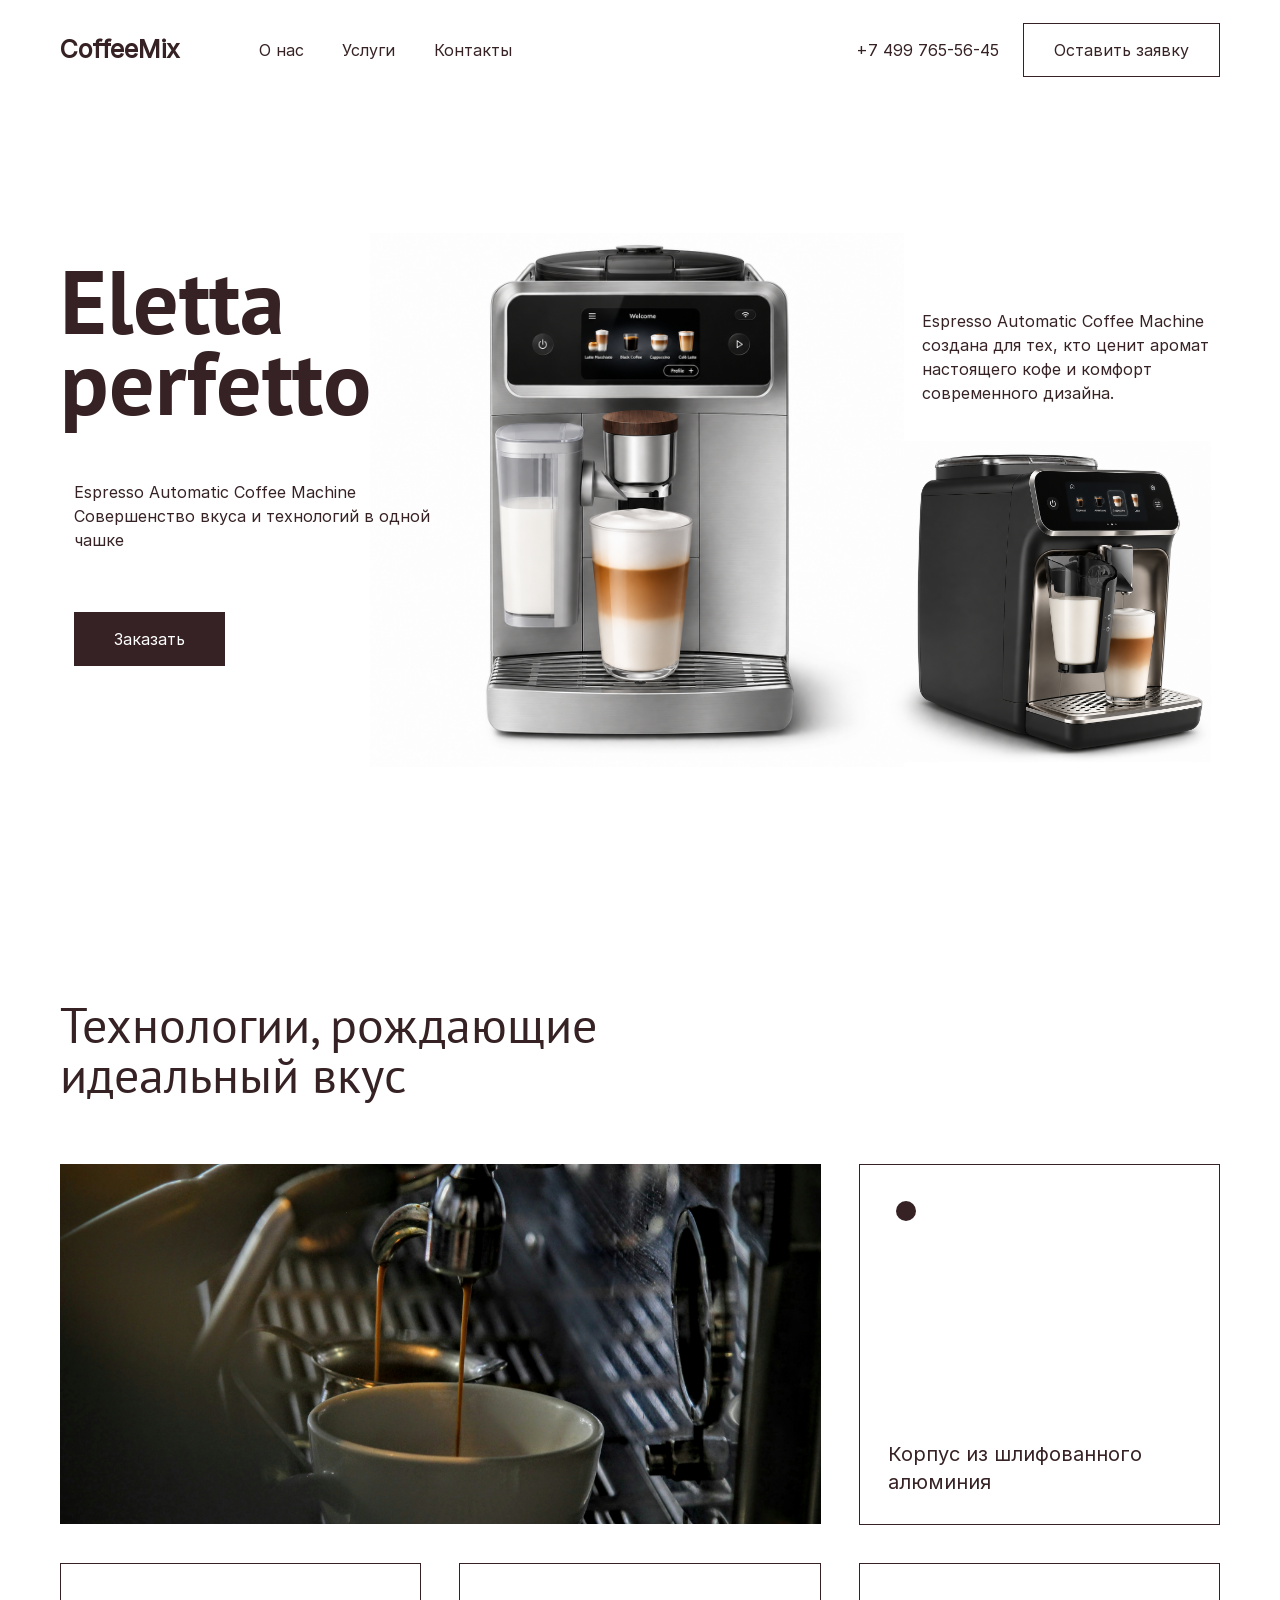
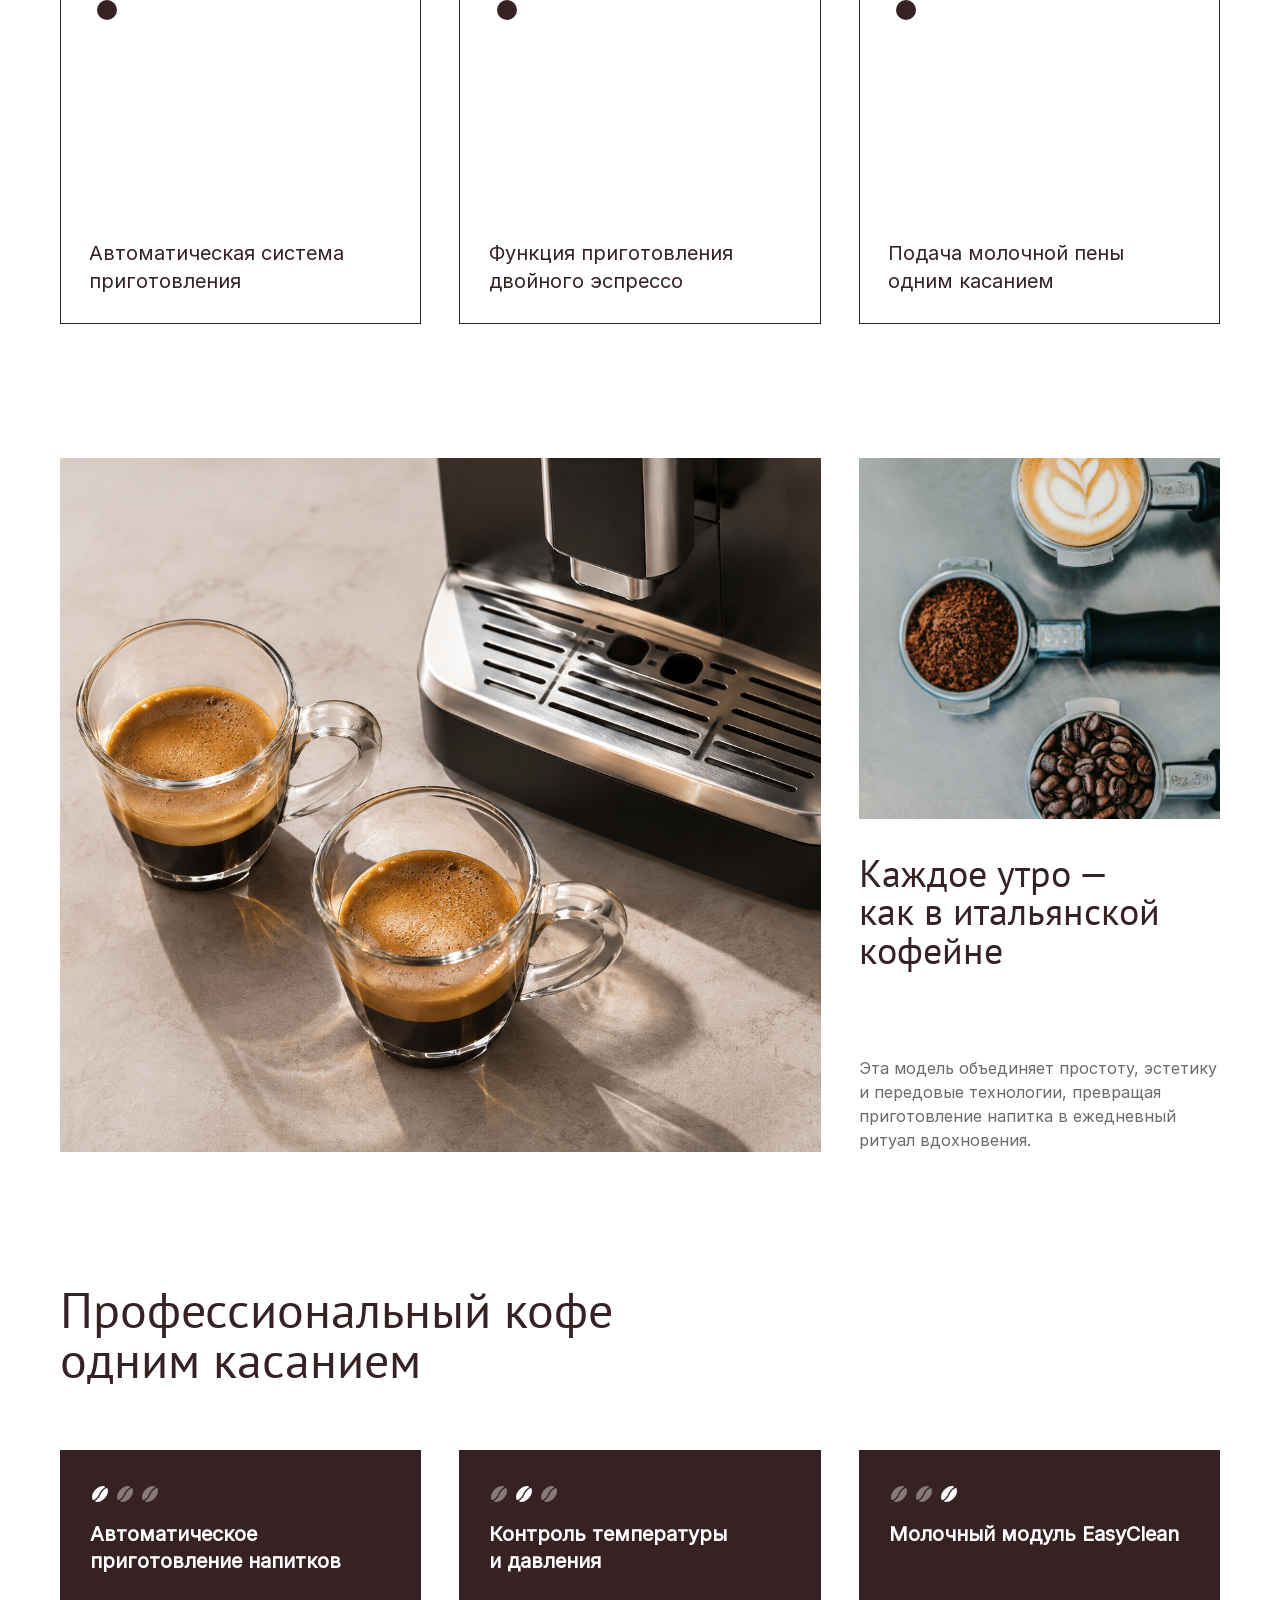
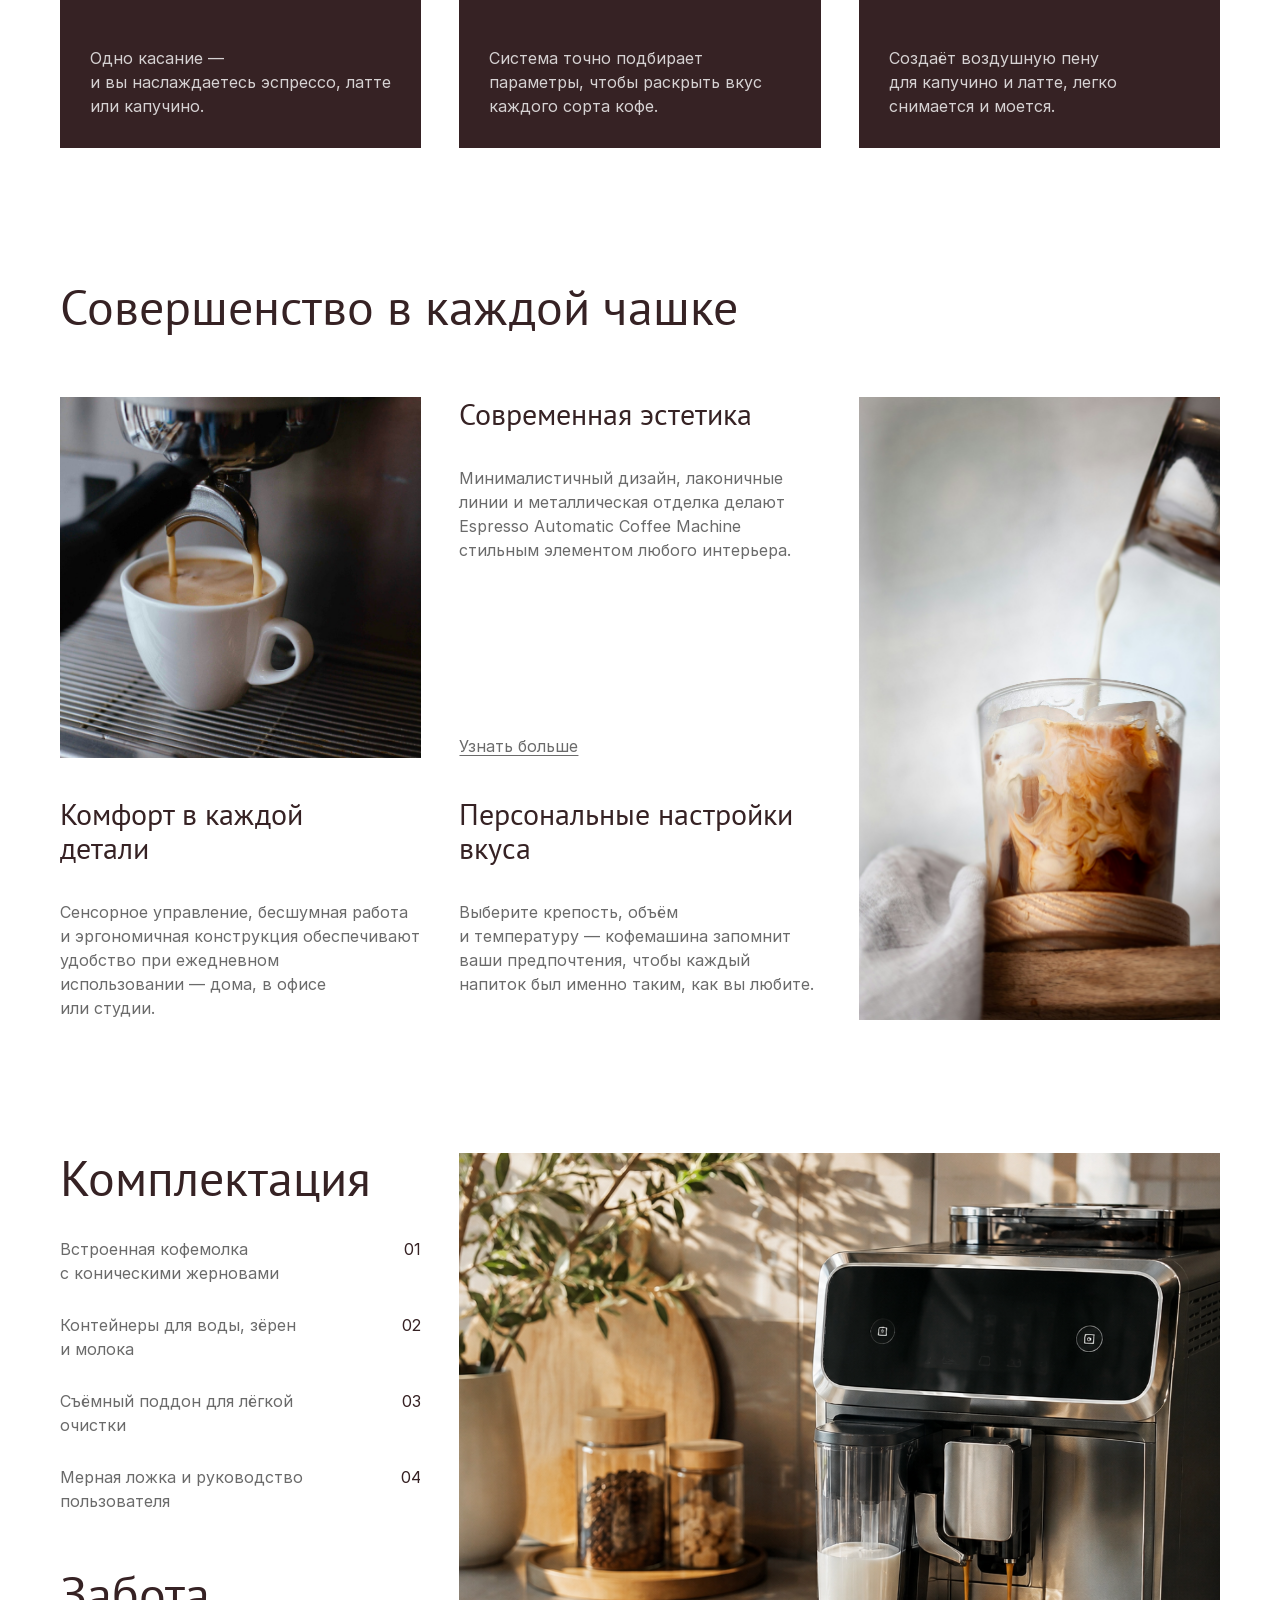
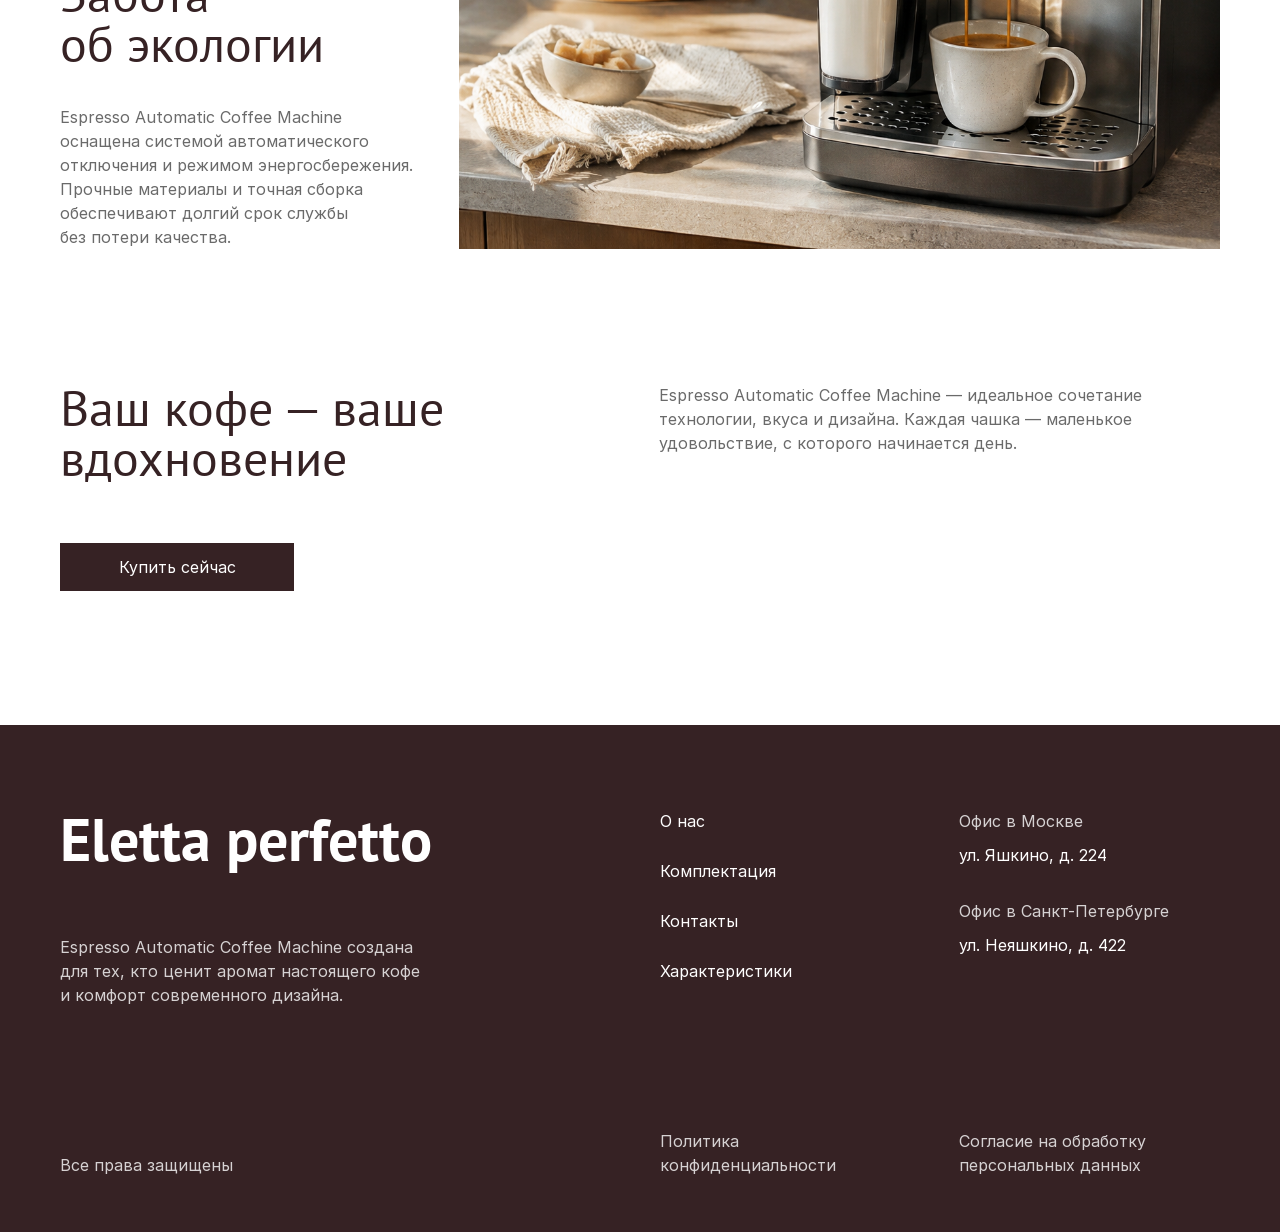
<file: index.html>
<!doctype html>
<html lang="ru">
<head>
  <meta charset="utf-8">
  <meta name="viewport" content="width=device-width, initial-scale=1">
  
  <title>CoffeeMix — кофемашина Eletta perfetto</title>
  <link rel="stylesheet" href="style.css?v=5">
  <script src="main.js?v=3" defer></script>
</head>
<body>
<header class="site-header">
  <div class="wrap header-inner">
    <a class="brand" href="./" aria-label="CoffeeMix — главная">CoffeeMix</a>
    <button class="menu-toggle" type="button" aria-label="Открыть меню" aria-controls="site-menu" aria-expanded="false">
      <span class="menu-toggle-icon" aria-hidden="true"></span>
    </button>
    <div class="header-menu" id="site-menu">
      <nav aria-label="Основное меню"><a href="#about">О нас</a><a href="#features">Услуги</a><a href="#contact">Контакты</a></nav>
      <a class="phone" href="tel:+74997655645">+7 499 765-56-45</a>
      <a class="button secondary" href="#contact" data-order>Оставить заявку</a>
    </div>
  </div>
</header>
<main>
  <section class="wrap hero" aria-labelledby="hero-title">
    <div class="hero-copy">
      <h1 id="hero-title">Eletta<br>perfetto</h1>
      <div class="hero-intro">
        <p>Espresso Automatic Coffee Machine<br>Совершенство вкуса и технологий в одной чашке</p>
        <a class="button primary" href="#contact" data-order>Заказать</a>
      </div>
    </div>
    <img class="machine" src="machine.png" alt="Eletta perfetto с молочным модулем, вид спереди" width="1254" height="1254" fetchpriority="high">
    <div class="hero-aside">
      <p>Espresso Automatic Coffee Machine создана для тех, кто ценит аромат настоящего кофе и комфорт современного дизайна.</p>
      <img src="machine-side.png" alt="Eletta perfetto, вид сбоку" width="1254" height="1254" fetchpriority="high">
    </div>
  </section>

  <section class="wrap features" id="features">
    <h2>Технологии, рождающие<br class="desktop-break"> идеальный вкус</h2>
    <div class="feature-grid">
      <img class="feature-photo" src="technology.jpg" alt="Кофемашина наливает эспрессо" width="2499" height="1666" loading="lazy">
      <article class="feature-card">
        <img src="feature-body.jpg" alt="" width="1080" height="720" loading="lazy">
        <button class="feature-toggle" type="button" aria-expanded="false" aria-controls="feature-body">Корпус из шлифованного алюминия</button>
        <p class="feature-description" id="feature-body">Прочный металлический корпус сочетает долговечность, премиальную эстетику и простоту ухода.</p>
      </article>
      <article class="feature-card">
        <img src="coffee-corner.png" alt="" width="1536" height="1024" loading="lazy">
        <button class="feature-toggle" type="button" aria-expanded="false" aria-controls="feature-auto">Автоматическая система приготовления</button>
        <p class="feature-description" id="feature-auto">Любимый кофе готовится одним нажатием, без сложных настроек и лишних действий.</p>
      </article>
      <article class="feature-card feature-card-double">
        <img src="espresso.png" alt="" width="1536" height="1024" loading="lazy">
        <button class="feature-toggle" type="button" aria-expanded="false" aria-controls="feature-double">Функция приготовления двойного эспрессо</button>
        <p class="feature-description" id="feature-double">Две порции насыщенного эспрессо одновременно — для вас и ваших близких.</p>
      </article>
      <article class="feature-card">
        <img src="feature-milk.jpg" alt="" width="1080" height="720" loading="lazy">
        <button class="feature-toggle" type="button" aria-expanded="false" aria-controls="feature-milk">Подача молочной пены одним касанием</button>
        <p class="feature-description" id="feature-milk">Нежная, воздушная молочная пена для идеального капучино или латте без усилий.</p>
      </article>
    </div>
  </section>

  <section class="wrap morning" id="about" aria-labelledby="about-title">
    <img class="morning-main" src="espresso.png" alt="Две чашки эспрессо у кофемашины" width="1536" height="1024" loading="lazy">
    <div class="morning-side">
      <img src="beans.jpg" alt="Кофе и зёрна для приготовления напитков" width="1666" height="2499" loading="lazy">
      <h2 id="about-title">Каждое утро — как в итальянской кофейне</h2>
      <p>Эта модель объединяет простоту, эстетику и передовые технологии, превращая приготовление напитка в ежедневный ритуал вдохновения.</p>
    </div>
  </section>

  <section class="wrap one-touch">
    <h2>Профессиональный кофе<br class="desktop-break">одним касанием</h2>
    <div class="three-column">
      <article class="one-touch-card">
        <div class="bean-symbols" aria-hidden="true"><span class="active"><img src="bean.png" alt="" width="20" height="20"></span><span class="muted"><img src="bean.png" alt="" width="20" height="20"></span><span class="muted"><img src="bean.png" alt="" width="20" height="20"></span></div>
        <h3>Автоматическое приготовление напитков</h3>
        <p>Одно касание — и вы наслаждаетесь эспрессо, латте или капучино.</p>
      </article>
      <article class="one-touch-card">
        <div class="bean-symbols" aria-hidden="true"><span class="muted"><img src="bean.png" alt="" width="20" height="20"></span><span class="active"><img src="bean.png" alt="" width="20" height="20"></span><span class="muted"><img src="bean.png" alt="" width="20" height="20"></span></div>
        <h3>Контроль температуры и давления</h3>
        <p>Система точно подбирает параметры, чтобы раскрыть вкус каждого сорта кофе.</p>
      </article>
      <article class="one-touch-card">
        <div class="bean-symbols" aria-hidden="true"><span class="muted"><img src="bean.png" alt="" width="20" height="20"></span><span class="muted"><img src="bean.png" alt="" width="20" height="20"></span><span class="active"><img src="bean.png" alt="" width="20" height="20"></span></div>
        <h3>Молочный модуль EasyClean</h3>
        <p>Создаёт воздушную пену для капучино и латте, легко снимается и моется.</p>
      </article>
    </div>
  </section>

  <section class="wrap lifestyle" id="comfort">
    <h2>Совершенство в каждой чашке</h2>
    <div class="lifestyle-grid">
      <img class="lifestyle-cup" src="cappuccino.jpg" alt="Приготовление кофе в белой чашке" width="1666" height="2499" loading="lazy">
      <div class="lifestyle-design">
        <h3>Современная эстетика</h3>
        <p>Минималистичный дизайн, лаконичные линии и металлическая отделка делают Espresso Automatic Coffee Machine стильным элементом любого интерьера.</p>
        <a class="text-link" href="#kit" data-details>Узнать больше</a>
      </div>
      <div class="lifestyle-comfort"><h3>Комфорт в каждой детали</h3><p>Сенсорное управление, бесшумная работа и эргономичная конструкция обеспечивают удобство при ежедневном использовании — дома, в офисе или студии.</p></div>
      <div class="lifestyle-settings"><h3>Персональные настройки вкуса</h3><p>Выберите крепость, объём и температуру — кофемашина запомнит ваши предпочтения, чтобы каждый напиток был именно таким, как вы любите.</p></div>
      <img class="lifestyle-iced" src="iced-coffee.jpg" alt="Молоко добавляют в стакан кофе со льдом" width="1666" height="2499" loading="lazy">
    </div>
  </section>

  <section class="wrap kit" id="kit">
    <div class="kit-copy">
      <div>
        <h2>Комплектация</h2>
        <ol class="kit-list">
          <li><span>Встроенная кофемолка с коническими жерновами</span><span aria-hidden="true">01</span></li>
          <li><span>Контейнеры для воды, зёрен и молока</span><span aria-hidden="true">02</span></li>
          <li><span>Съёмный поддон для лёгкой очистки</span><span aria-hidden="true">03</span></li>
          <li><span>Мерная ложка и руководство пользователя</span><span aria-hidden="true">04</span></li>
        </ol>
      </div>
      <div class="eco"><h2>Забота<br class="desktop-break"> об экологии</h2><p>Espresso Automatic Coffee Machine оснащена системой автоматического отключения и режимом энергосбережения. Прочные материалы и точная сборка обеспечивают долгий срок службы без потери качества.</p></div>
    </div>
    <img src="coffee-corner.png" alt="Кофемашина Eletta perfetto на кухонной столешнице" width="1536" height="1024" loading="lazy">
  </section>

  <section class="wrap order" id="contact">
    <div>
      <h2>Ваш кофе — ваше<br class="desktop-break">вдохновение</h2>
      <a class="button primary" href="tel:+74997655645" data-order>Купить сейчас</a>
    </div>
    <p>Espresso Automatic Coffee Machine  — идеальное сочетание технологии, вкуса и дизайна. Каждая чашка — маленькое удовольствие, с которого начинается день.</p>
  </section>
</main>

<dialog id="order-dialog" aria-labelledby="order-title">
  <button class="dialog-close" type="button" aria-label="Закрыть" autofocus>×</button>
  <h2 id="order-title">Заявка на Eletta perfetto</h2>
  <form class="order-form">
    <label>Ваше имя<input name="name" autocomplete="name" required></label>
    <label>Телефон<input name="phone" type="tel" inputmode="tel" autocomplete="tel" placeholder="+7 (999) 999-99-99" required></label>
    <label>Комментарий<textarea name="comment" rows="2"></textarea></label>
    <label class="consent-check"><input type="checkbox" required><span>Я даю <a href="consent.html">согласие на обработку персональных данных</a> и соглашаюсь с <a href="privacy.html">политикой конфиденциальности</a>.</span></label>
    <button class="button primary" type="submit">Подготовить заявку</button>
    <div class="order-result" hidden>
      <p role="status"></p>
      <label>Текст заявки<textarea name="summary" readonly rows="4"></textarea></label>
      <div class="result-actions">
        <button type="button" class="button secondary" data-copy>Скопировать</button>
        <a class="button primary" href="tel:+74997655645">Позвонить</a>
      </div>
    </div>
  </form>
  <p class="phone-fallback">Связаться с CoffeeMix: <a class="phone" href="tel:+74997655645">+7 499 765-56-45</a></p>
</dialog>
<dialog id="details-dialog" aria-labelledby="details-title">
  <button class="dialog-close" type="button" aria-label="Закрыть" autofocus>×</button>
  <h2 id="details-title">Современная эстетика</h2>
  <p>Минималистичный дизайн, лаконичные линии и металлическая отделка делают Espresso Automatic Coffee Machine стильным элементом любого интерьера.</p>
  <img src="machine-side.png" alt="Корпус и панель управления Eletta perfetto" width="1254" height="1254" loading="lazy">
  <a class="text-link" href="#features">Посмотреть характеристики</a>
</dialog>
<footer class="site-footer">
  <div class="wrap footer-grid">
    <div class="footer-intro">
      <a class="footer-brand" href="./" aria-label="Eletta perfetto — главная">Eletta perfetto</a>
      <p>Espresso Automatic Coffee Machine создана для тех, кто ценит аромат настоящего кофе и комфорт современного дизайна.</p>
    </div>
    <nav aria-label="Ссылки в подвале"><a href="#about">О нас</a><a href="#kit">Комплектация</a><a href="#contact">Контакты</a><a href="#features">Характеристики</a></nav>
    <div class="footer-offices">
      <div><p>Офис в Москве</p><a href="https://yandex.ru/maps/?text=Москва%2C+ул.+Яшкино%2C+д.+224">ул. Яшкино, д. 224</a></div>
      <div><p>Офис в Санкт-Петербурге</p><a href="https://yandex.ru/maps/?text=Санкт-Петербург%2C+ул.+Неяшкино%2C+д.+422">ул. Неяшкино, д. 422</a></div>
    </div>
    <div class="footer-legal">
      <small>Все права защищены</small>
      <a href="privacy.html">Политика конфиденциальности</a>
      <a href="consent.html">Согласие на обработку персональных данных</a>
    </div>
  </div>
</footer>
</body>
</html>
</file>
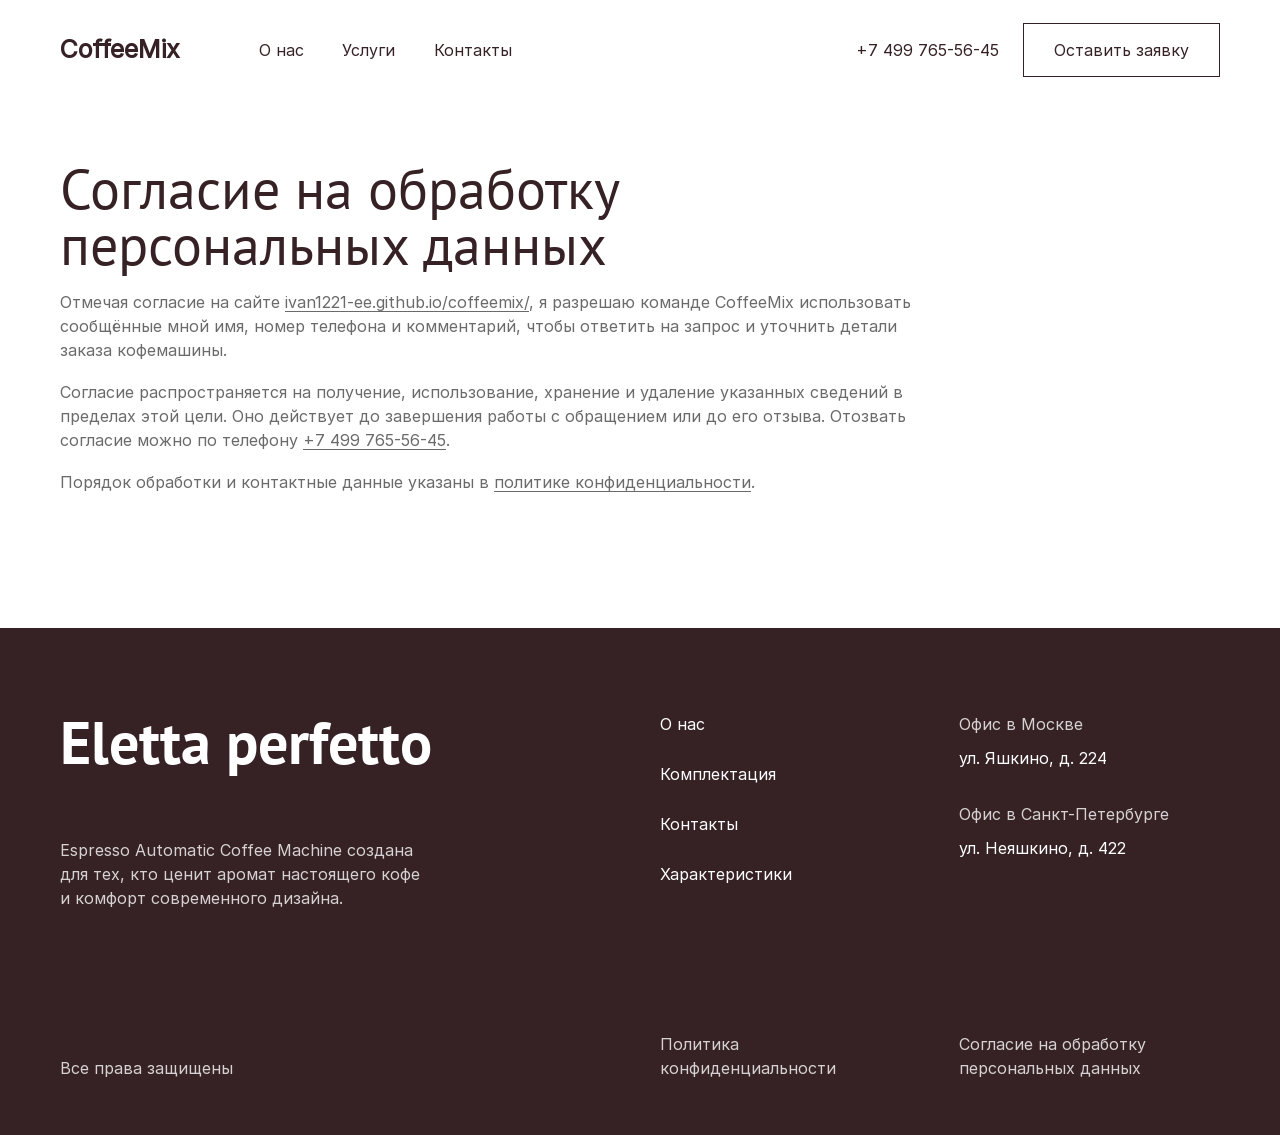
<file: consent.html>
<!doctype html>
<html lang="ru">
<head>
  <meta charset="utf-8">
  <meta name="viewport" content="width=device-width, initial-scale=1">
  
  <title>Согласие на обработку персональных данных — CoffeeMix</title>
  <link rel="stylesheet" href="style.css?v=4">
  <script src="main.js?v=3" defer></script>
</head>
<body>
<header class="site-header">
  <div class="wrap header-inner">
    <a class="brand" href="./" aria-label="CoffeeMix — главная">CoffeeMix</a>
    <button class="menu-toggle" type="button" aria-label="Открыть меню" aria-controls="site-menu" aria-expanded="false">
      <span class="menu-toggle-icon" aria-hidden="true"></span>
    </button>
    <div class="header-menu" id="site-menu">
      <nav aria-label="Основное меню"><a href="./#about">О нас</a><a href="./#features">Услуги</a><a href="./#contact">Контакты</a></nav>
      <a class="phone" href="tel:+74997655645">+7 499 765-56-45</a>
      <a class="button secondary" href="./#contact" >Оставить заявку</a>
    </div>
  </div>
</header>
<main class="wrap document"><article>
  <h1>Согласие на обработку персональных данных</h1>
  <p>Отмечая согласие на сайте <a href="./">ivan1221-ee.github.io/coffeemix/</a>, я разрешаю команде CoffeeMix использовать сообщённые мной имя, номер телефона и комментарий, чтобы ответить на запрос и уточнить детали заказа кофемашины.</p>
  <p>Согласие распространяется на получение, использование, хранение и удаление указанных сведений в пределах этой цели. Оно действует до завершения работы с обращением или до его отзыва. Отозвать согласие можно по телефону <a href="tel:+74997655645">+7 499 765-56-45</a>.</p>
  <p>Порядок обработки и контактные данные указаны в <a href="privacy.html">политике конфиденциальности</a>.</p>
</article></main>
<footer class="site-footer">
  <div class="wrap footer-grid">
    <div class="footer-intro">
      <a class="footer-brand" href="./" aria-label="Eletta perfetto — главная">Eletta perfetto</a>
      <p>Espresso Automatic Coffee Machine создана для тех, кто ценит аромат настоящего кофе и комфорт современного дизайна.</p>
    </div>
    <nav aria-label="Ссылки в подвале"><a href="./#about">О нас</a><a href="./#kit">Комплектация</a><a href="./#contact">Контакты</a><a href="./#features">Характеристики</a></nav>
    <div class="footer-offices">
      <div><p>Офис в Москве</p><a href="https://yandex.ru/maps/?text=Москва%2C+ул.+Яшкино%2C+д.+224">ул. Яшкино, д. 224</a></div>
      <div><p>Офис в Санкт-Петербурге</p><a href="https://yandex.ru/maps/?text=Санкт-Петербург%2C+ул.+Неяшкино%2C+д.+422">ул. Неяшкино, д. 422</a></div>
    </div>
    <div class="footer-legal">
      <small>Все права защищены</small>
      <a href="privacy.html">Политика конфиденциальности</a>
      <a href="consent.html">Согласие на обработку персональных данных</a>
    </div>
  </div>
</footer>
</body>
</html>
</file>
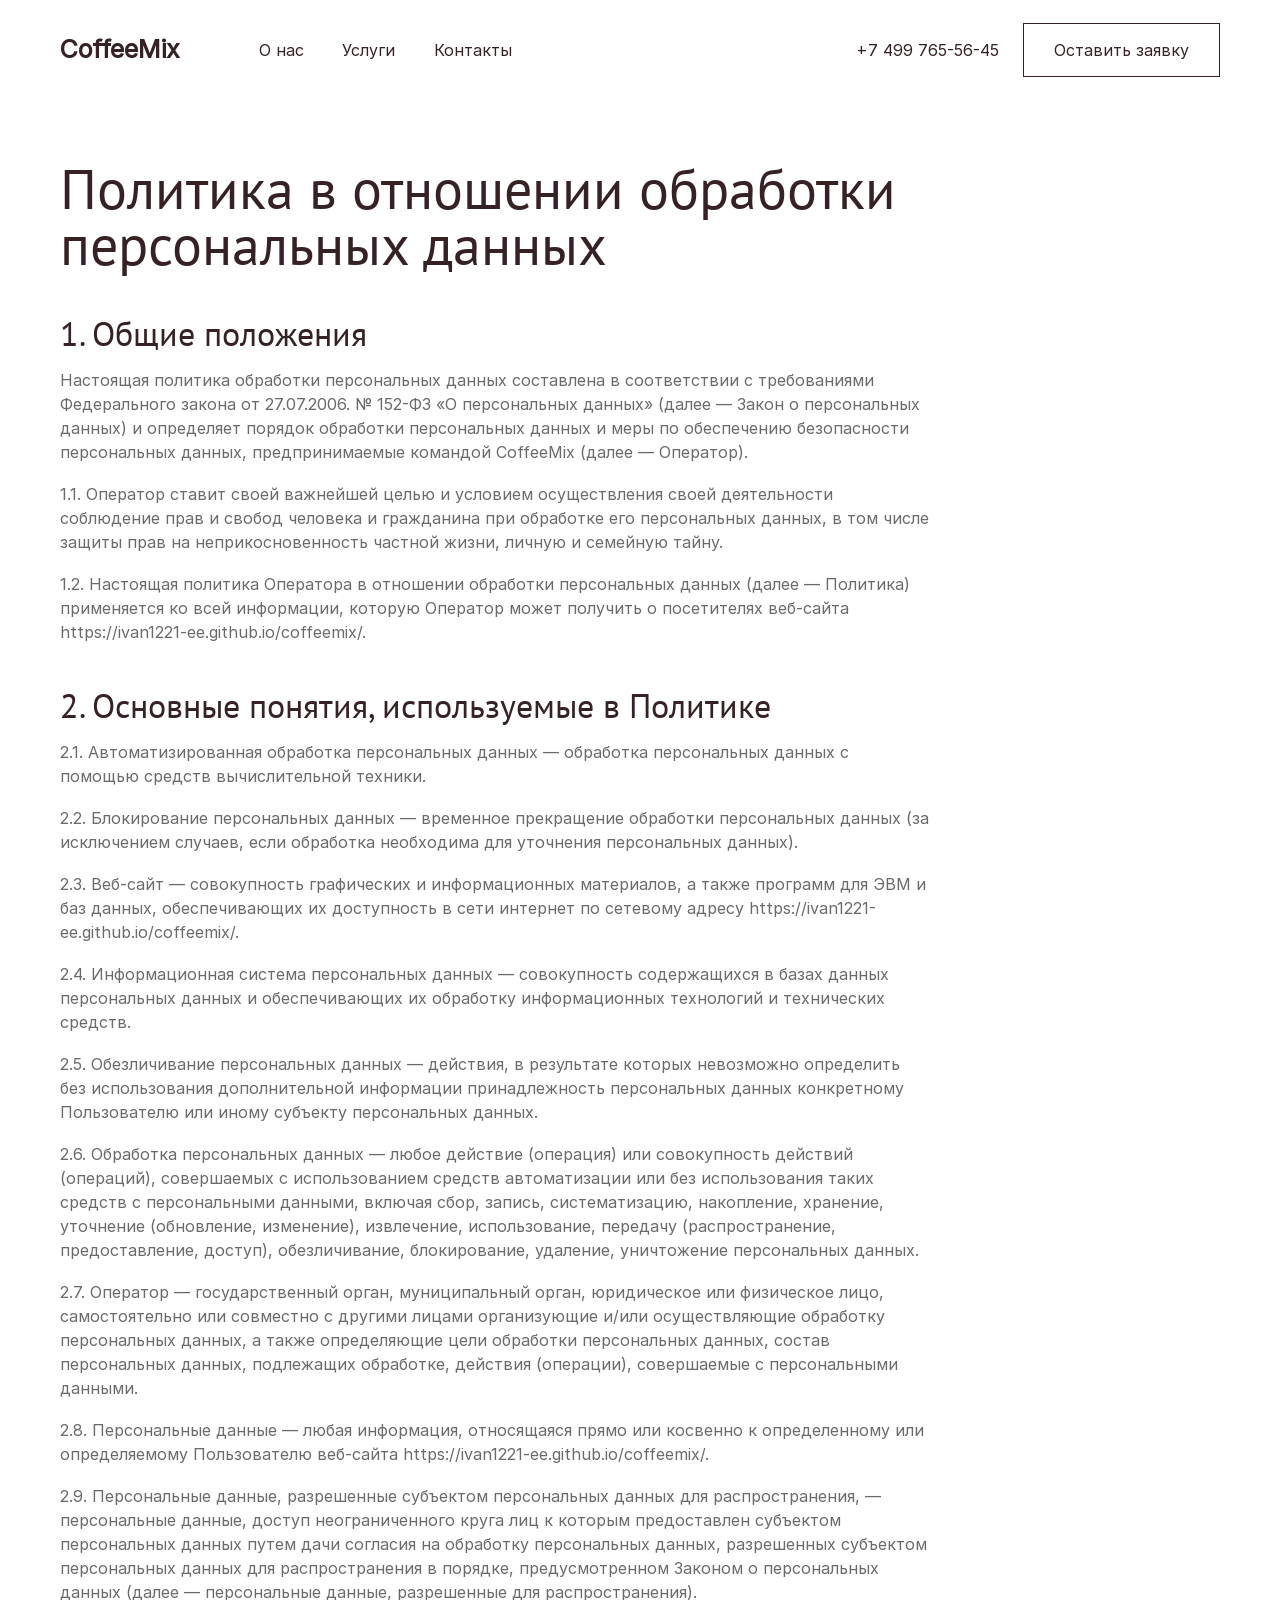
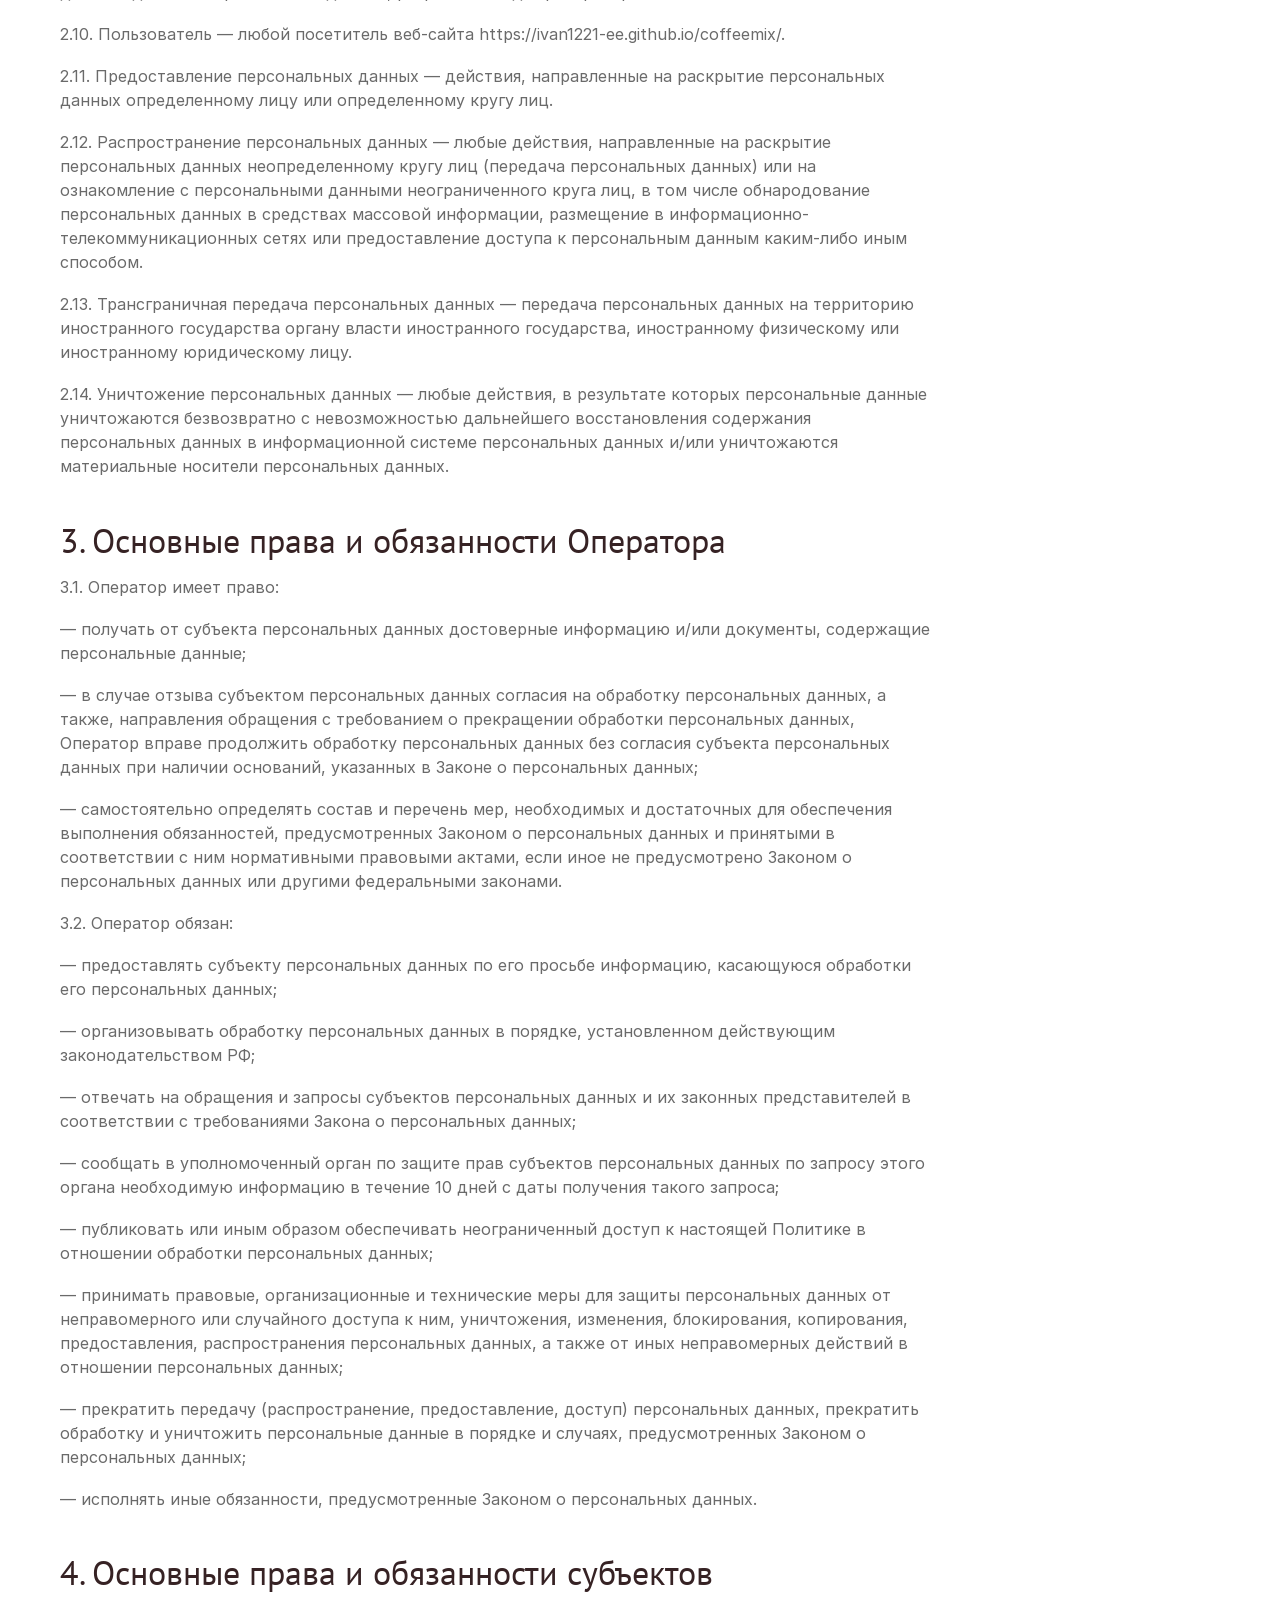
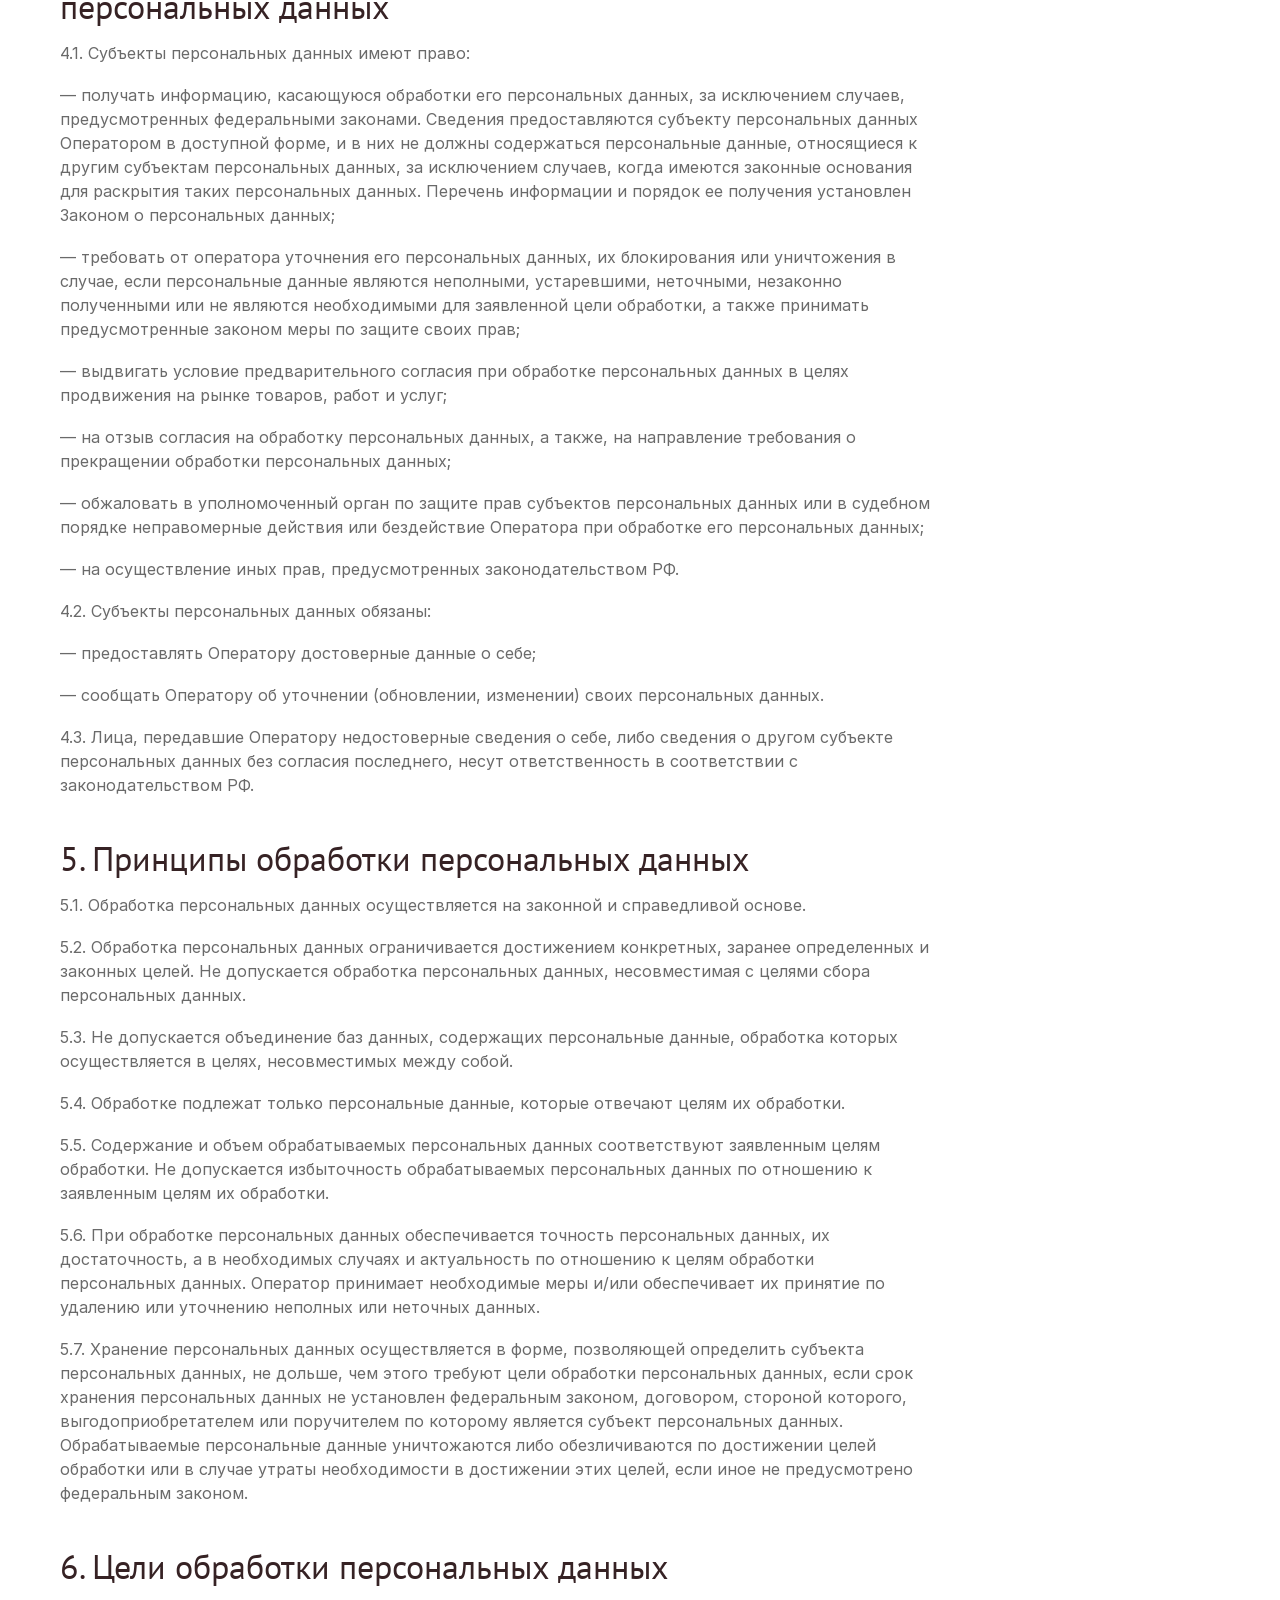
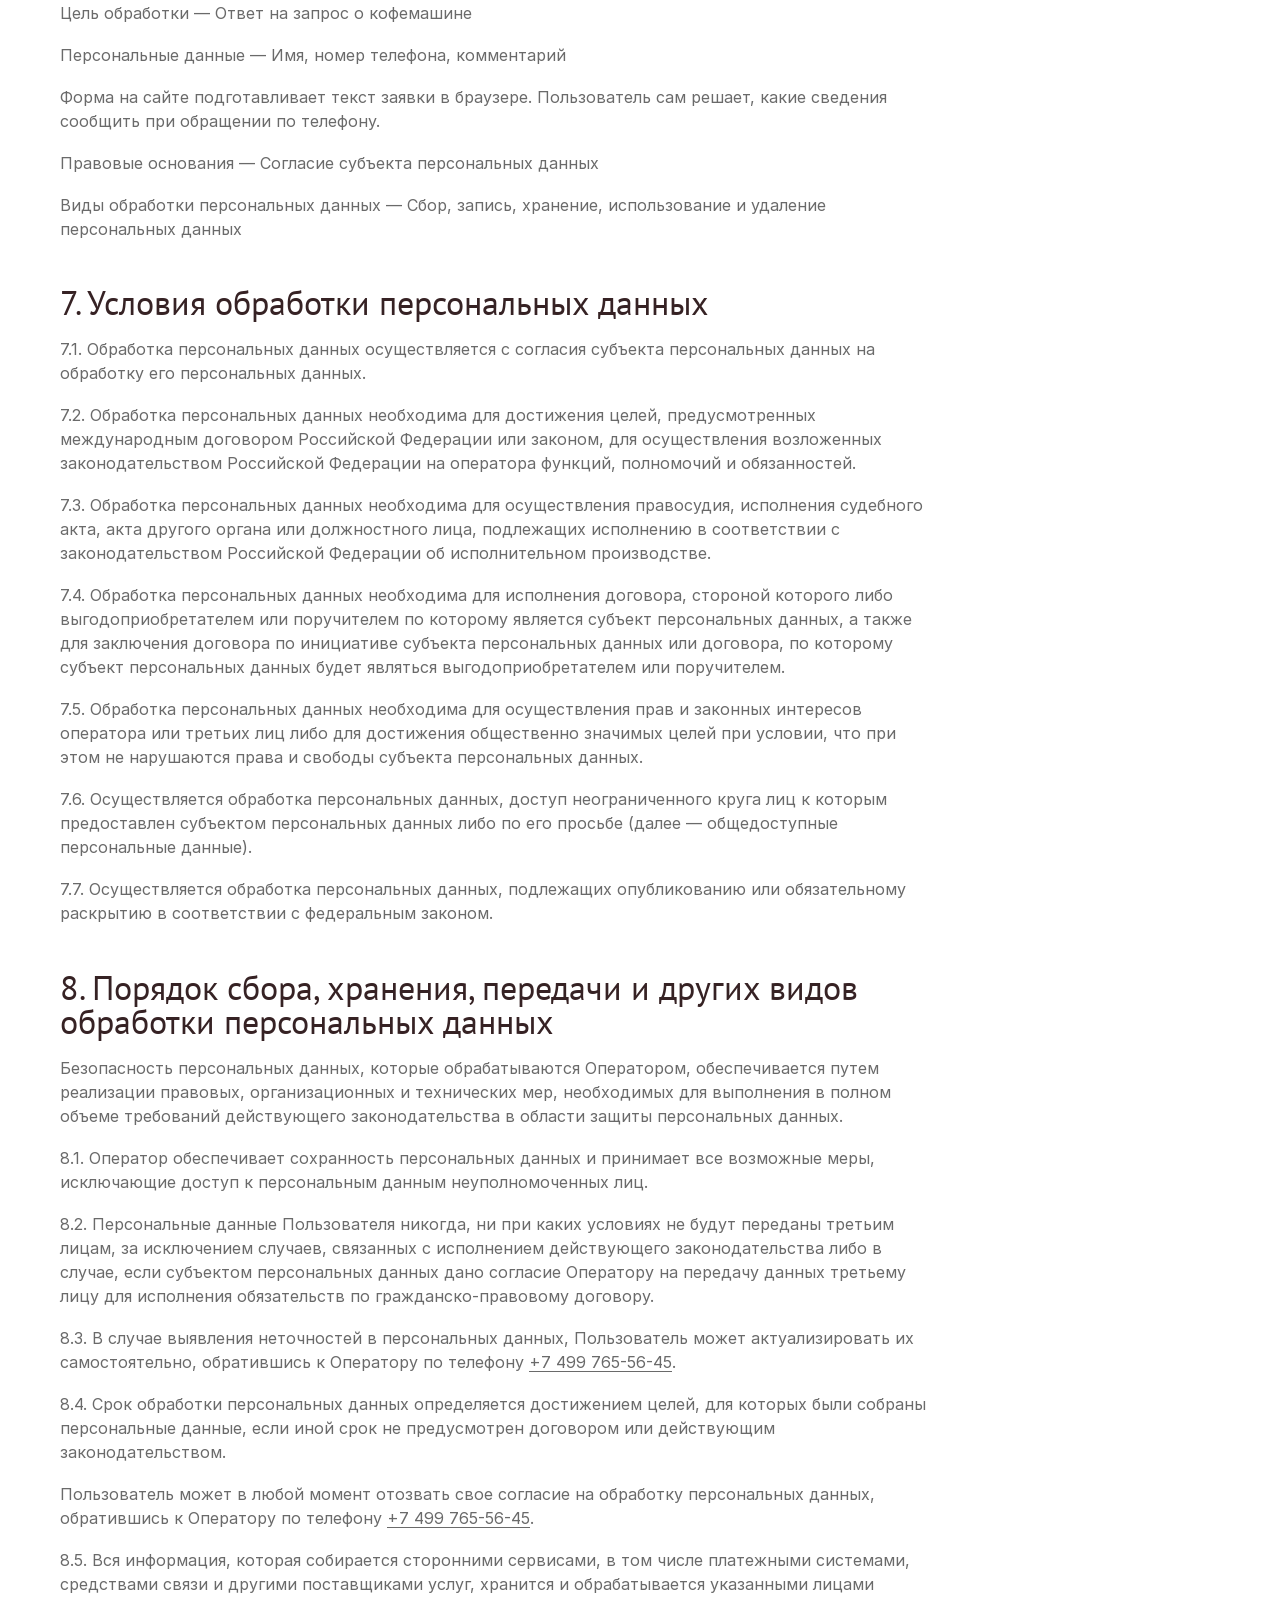
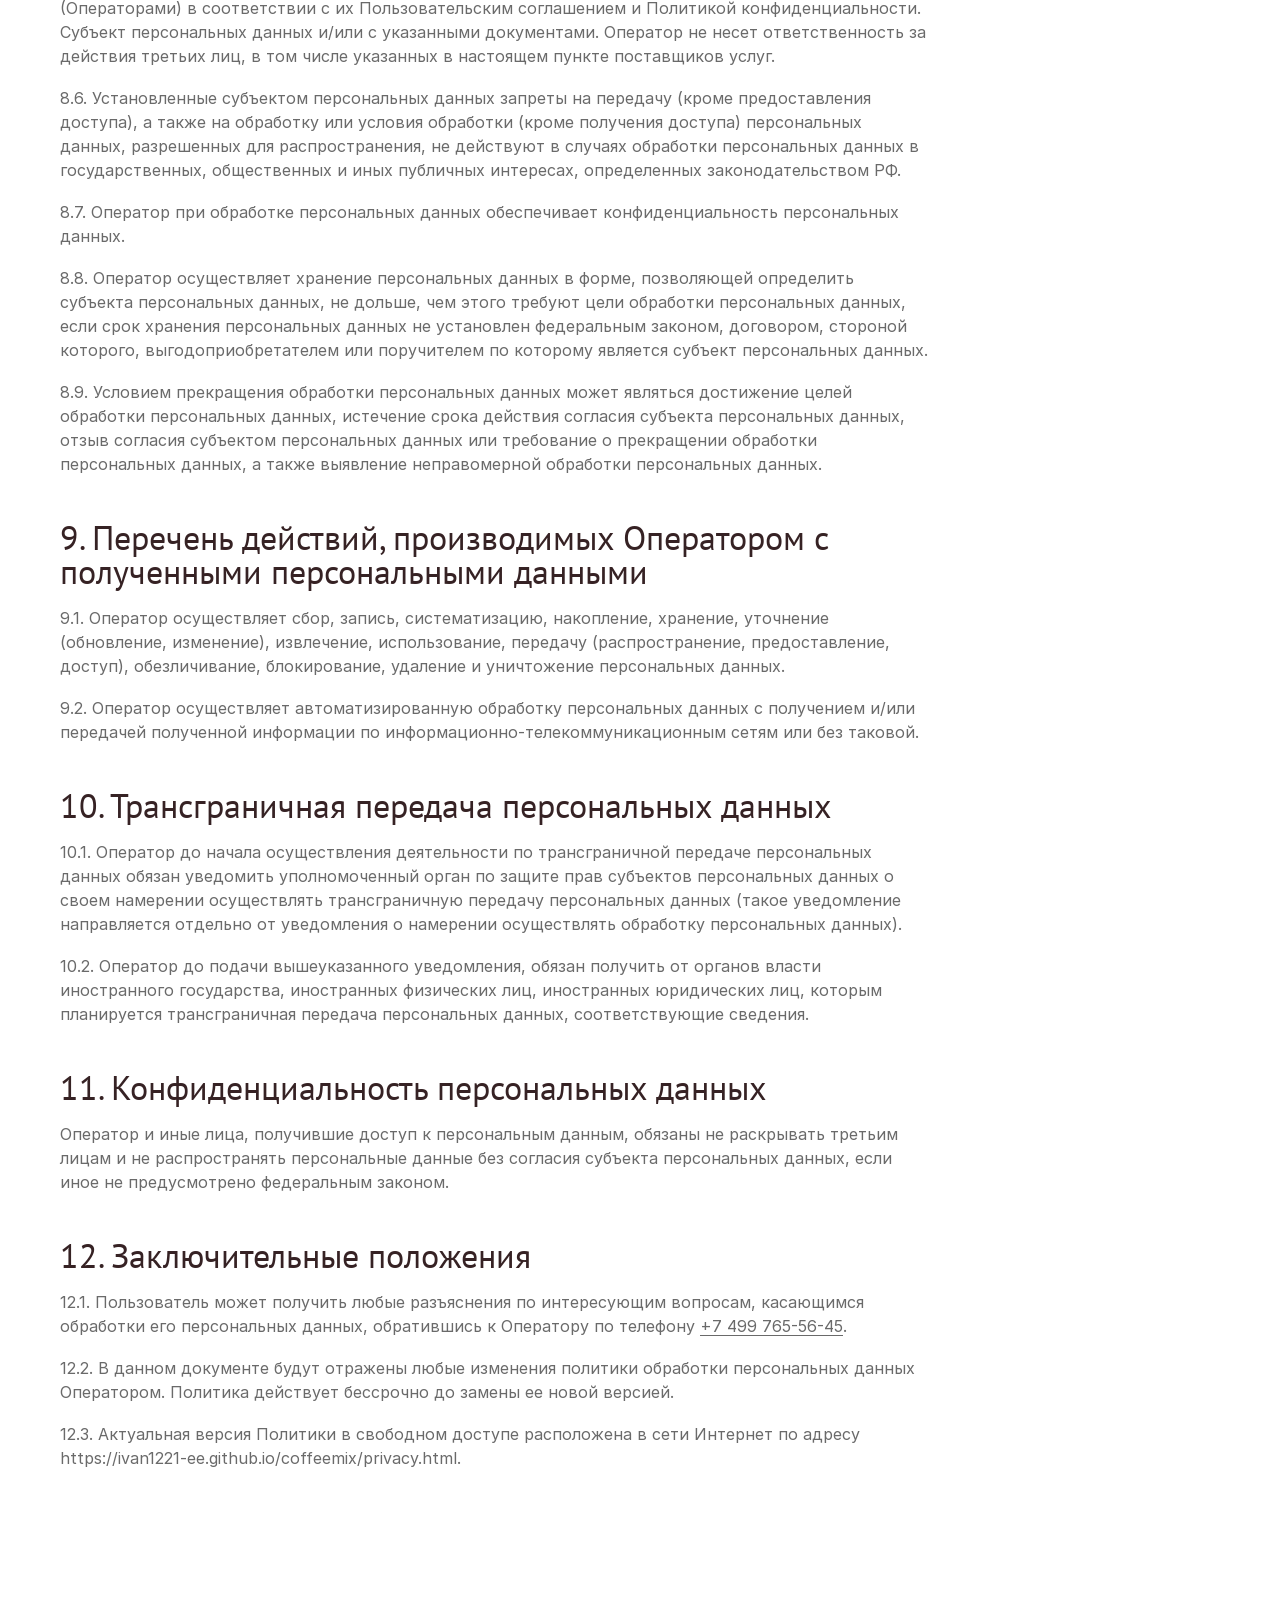
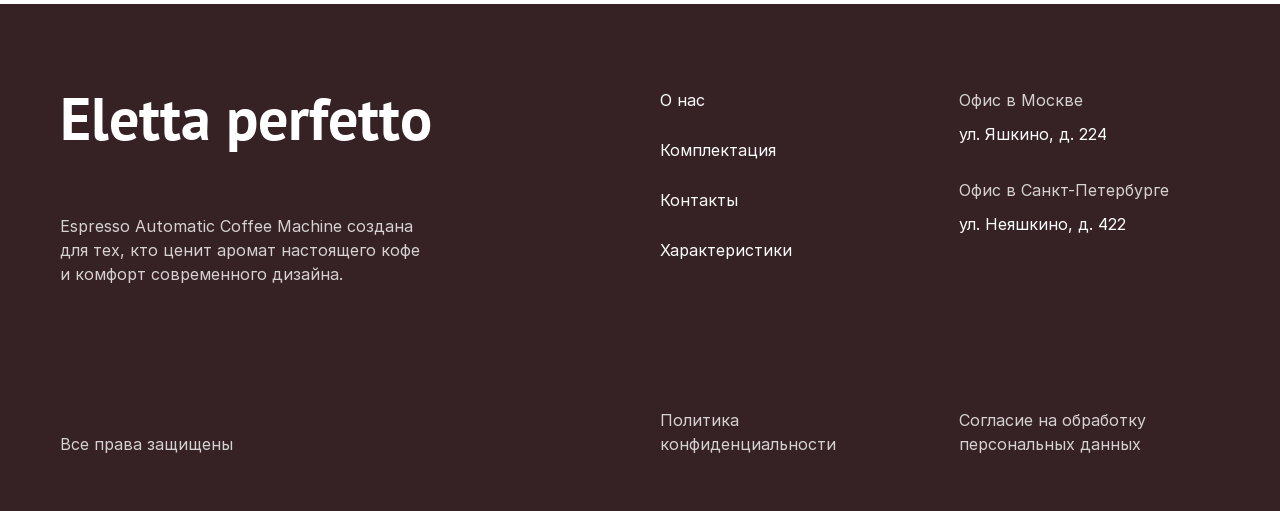
<file: privacy.html>
<!doctype html>
<html lang="ru">
<head>
  <meta charset="utf-8">
  <meta name="viewport" content="width=device-width, initial-scale=1">
  
  <title>Политика в отношении обработки персональных данных — CoffeeMix</title>
  <link rel="stylesheet" href="style.css?v=4">
  <script src="main.js?v=3" defer></script>
</head>
<body>
<header class="site-header">
  <div class="wrap header-inner">
    <a class="brand" href="./" aria-label="CoffeeMix — главная">CoffeeMix</a>
    <button class="menu-toggle" type="button" aria-label="Открыть меню" aria-controls="site-menu" aria-expanded="false">
      <span class="menu-toggle-icon" aria-hidden="true"></span>
    </button>
    <div class="header-menu" id="site-menu">
      <nav aria-label="Основное меню"><a href="./#about">О нас</a><a href="./#features">Услуги</a><a href="./#contact">Контакты</a></nav>
      <a class="phone" href="tel:+74997655645">+7 499 765-56-45</a>
      <a class="button secondary" href="./#contact" >Оставить заявку</a>
    </div>
  </div>
</header>
<main class="wrap document"><article>
<h1>Политика в отношении обработки персональных данных</h1>
<h2>1. Общие положения</h2>
<p>Настоящая политика обработки персональных данных составлена в соответствии с требованиями Федерального закона от 27.07.2006. № 152-ФЗ «О персональных данных» (далее — Закон о персональных данных) и определяет порядок обработки персональных данных и меры по обеспечению безопасности персональных данных, предпринимаемые командой CoffeeMix (далее — Оператор).</p>
<p>1.1. Оператор ставит своей важнейшей целью и условием осуществления своей деятельности соблюдение прав и свобод человека и гражданина при обработке его персональных данных, в том числе защиты прав на неприкосновенность частной жизни, личную и семейную тайну.</p>
<p>1.2. Настоящая политика Оператора в отношении обработки персональных данных (далее — Политика) применяется ко всей информации, которую Оператор может получить о посетителях веб-сайта https://ivan1221-ee.github.io/coffeemix/.</p>
<h2>2. Основные понятия, используемые в Политике</h2>
<p>2.1. Автоматизированная обработка персональных данных — обработка персональных данных с помощью средств вычислительной техники.</p>
<p>2.2. Блокирование персональных данных — временное прекращение обработки персональных данных (за исключением случаев, если обработка необходима для уточнения персональных данных).</p>
<p>2.3. Веб-сайт — совокупность графических и информационных материалов, а также программ для ЭВМ и баз данных, обеспечивающих их доступность в сети интернет по сетевому адресу https://ivan1221-ee.github.io/coffeemix/.</p>
<p>2.4. Информационная система персональных данных — совокупность содержащихся в базах данных персональных данных и обеспечивающих их обработку информационных технологий и технических средств.</p>
<p>2.5. Обезличивание персональных данных — действия, в результате которых невозможно определить без использования дополнительной информации принадлежность персональных данных конкретному Пользователю или иному субъекту персональных данных.</p>
<p>2.6. Обработка персональных данных — любое действие (операция) или совокупность действий (операций), совершаемых с использованием средств автоматизации или без использования таких средств с персональными данными, включая сбор, запись, систематизацию, накопление, хранение, уточнение (обновление, изменение), извлечение, использование, передачу (распространение, предоставление, доступ), обезличивание, блокирование, удаление, уничтожение персональных данных.</p>
<p>2.7. Оператор — государственный орган, муниципальный орган, юридическое или физическое лицо, самостоятельно или совместно с другими лицами организующие и/или осуществляющие обработку персональных данных, а также определяющие цели обработки персональных данных, состав персональных данных, подлежащих обработке, действия (операции), совершаемые с персональными данными.</p>
<p>2.8. Персональные данные — любая информация, относящаяся прямо или косвенно к определенному или определяемому Пользователю веб-сайта https://ivan1221-ee.github.io/coffeemix/.</p>
<p>2.9. Персональные данные, разрешенные субъектом персональных данных для распространения, — персональные данные, доступ неограниченного круга лиц к которым предоставлен субъектом персональных данных путем дачи согласия на обработку персональных данных, разрешенных субъектом персональных данных для распространения в порядке, предусмотренном Законом о персональных данных (далее — персональные данные, разрешенные для распространения).</p>
<p>2.10. Пользователь — любой посетитель веб-сайта https://ivan1221-ee.github.io/coffeemix/.</p>
<p>2.11. Предоставление персональных данных — действия, направленные на раскрытие персональных данных определенному лицу или определенному кругу лиц.</p>
<p>2.12. Распространение персональных данных — любые действия, направленные на раскрытие персональных данных неопределенному кругу лиц (передача персональных данных) или на ознакомление с персональными данными неограниченного круга лиц, в том числе обнародование персональных данных в средствах массовой информации, размещение в информационно-телекоммуникационных сетях или предоставление доступа к персональным данным каким-либо иным способом.</p>
<p>2.13. Трансграничная передача персональных данных — передача персональных данных на территорию иностранного государства органу власти иностранного государства, иностранному физическому или иностранному юридическому лицу.</p>
<p>2.14. Уничтожение персональных данных — любые действия, в результате которых персональные данные уничтожаются безвозвратно с невозможностью дальнейшего восстановления содержания персональных данных в информационной системе персональных данных и/или уничтожаются материальные носители персональных данных.</p>
<h2>3. Основные права и обязанности Оператора</h2>
<p>3.1. Оператор имеет право:</p>
<p>— получать от субъекта персональных данных достоверные информацию и/или документы, содержащие персональные данные;</p>
<p>— в случае отзыва субъектом персональных данных согласия на обработку персональных данных, а также, направления обращения с требованием о прекращении обработки персональных данных, Оператор вправе продолжить обработку персональных данных без согласия субъекта персональных данных при наличии оснований, указанных в Законе о персональных данных;</p>
<p>— самостоятельно определять состав и перечень мер, необходимых и достаточных для обеспечения выполнения обязанностей, предусмотренных Законом о персональных данных и принятыми в соответствии с ним нормативными правовыми актами, если иное не предусмотрено Законом о персональных данных или другими федеральными законами.</p>
<p>3.2. Оператор обязан:</p>
<p>— предоставлять субъекту персональных данных по его просьбе информацию, касающуюся обработки его персональных данных;</p>
<p>— организовывать обработку персональных данных в порядке, установленном действующим законодательством РФ;</p>
<p>— отвечать на обращения и запросы субъектов персональных данных и их законных представителей в соответствии с требованиями Закона о персональных данных;</p>
<p>— сообщать в уполномоченный орган по защите прав субъектов персональных данных по запросу этого органа необходимую информацию в течение 10 дней с даты получения такого запроса;</p>
<p>— публиковать или иным образом обеспечивать неограниченный доступ к настоящей Политике в отношении обработки персональных данных;</p>
<p>— принимать правовые, организационные и технические меры для защиты персональных данных от неправомерного или случайного доступа к ним, уничтожения, изменения, блокирования, копирования, предоставления, распространения персональных данных, а также от иных неправомерных действий в отношении персональных данных;</p>
<p>— прекратить передачу (распространение, предоставление, доступ) персональных данных, прекратить обработку и уничтожить персональные данные в порядке и случаях, предусмотренных Законом о персональных данных;</p>
<p>— исполнять иные обязанности, предусмотренные Законом о персональных данных.</p>
<h2>4. Основные права и обязанности субъектов персональных данных</h2>
<p>4.1. Субъекты персональных данных имеют право:</p>
<p>— получать информацию, касающуюся обработки его персональных данных, за исключением случаев, предусмотренных федеральными законами. Сведения предоставляются субъекту персональных данных Оператором в доступной форме, и в них не должны содержаться персональные данные, относящиеся к другим субъектам персональных данных, за исключением случаев, когда имеются законные основания для раскрытия таких персональных данных. Перечень информации и порядок ее получения установлен Законом о персональных данных;</p>
<p>— требовать от оператора уточнения его персональных данных, их блокирования или уничтожения в случае, если персональные данные являются неполными, устаревшими, неточными, незаконно полученными или не являются необходимыми для заявленной цели обработки, а также принимать предусмотренные законом меры по защите своих прав;</p>
<p>— выдвигать условие предварительного согласия при обработке персональных данных в целях продвижения на рынке товаров, работ и услуг;</p>
<p>— на отзыв согласия на обработку персональных данных, а также, на направление требования о прекращении обработки персональных данных;</p>
<p>— обжаловать в уполномоченный орган по защите прав субъектов персональных данных или в судебном порядке неправомерные действия или бездействие Оператора при обработке его персональных данных;</p>
<p>— на осуществление иных прав, предусмотренных законодательством РФ.</p>
<p>4.2. Субъекты персональных данных обязаны:</p>
<p>— предоставлять Оператору достоверные данные о себе;</p>
<p>— сообщать Оператору об уточнении (обновлении, изменении) своих персональных данных.</p>
<p>4.3. Лица, передавшие Оператору недостоверные сведения о себе, либо сведения о другом субъекте персональных данных без согласия последнего, несут ответственность в соответствии с законодательством РФ.</p>
<h2>5. Принципы обработки персональных данных</h2>
<p>5.1. Обработка персональных данных осуществляется на законной и справедливой основе.</p>
<p>5.2. Обработка персональных данных ограничивается достижением конкретных, заранее определенных и законных целей. Не допускается обработка персональных данных, несовместимая с целями сбора персональных данных.</p>
<p>5.3. Не допускается объединение баз данных, содержащих персональные данные, обработка которых осуществляется в целях, несовместимых между собой.</p>
<p>5.4. Обработке подлежат только персональные данные, которые отвечают целям их обработки.</p>
<p>5.5. Содержание и объем обрабатываемых персональных данных соответствуют заявленным целям обработки. Не допускается избыточность обрабатываемых персональных данных по отношению к заявленным целям их обработки.</p>
<p>5.6. При обработке персональных данных обеспечивается точность персональных данных, их достаточность, а в необходимых случаях и актуальность по отношению к целям обработки персональных данных. Оператор принимает необходимые меры и/или обеспечивает их принятие по удалению или уточнению неполных или неточных данных.</p>
<p>5.7. Хранение персональных данных осуществляется в форме, позволяющей определить субъекта персональных данных, не дольше, чем этого требуют цели обработки персональных данных, если срок хранения персональных данных не установлен федеральным законом, договором, стороной которого, выгодоприобретателем или поручителем по которому является субъект персональных данных. Обрабатываемые персональные данные уничтожаются либо обезличиваются по достижении целей обработки или в случае утраты необходимости в достижении этих целей, если иное не предусмотрено федеральным законом.</p>
<h2>6. Цели обработки персональных данных</h2>
<p>Цель обработки — Ответ на запрос о кофемашине</p>
<p>Персональные данные — Имя, номер телефона, комментарий</p>
<p>Форма на сайте подготавливает текст заявки в браузере. Пользователь сам решает, какие сведения сообщить при обращении по телефону.</p>
<p>Правовые основания — Согласие субъекта персональных данных</p>
<p>Виды обработки персональных данных — Сбор, запись, хранение, использование и удаление персональных данных</p>
<h2>7. Условия обработки персональных данных</h2>
<p>7.1. Обработка персональных данных осуществляется с согласия субъекта персональных данных на обработку его персональных данных.</p>
<p>7.2. Обработка персональных данных необходима для достижения целей, предусмотренных международным договором Российской Федерации или законом, для осуществления возложенных законодательством Российской Федерации на оператора функций, полномочий и обязанностей.</p>
<p>7.3. Обработка персональных данных необходима для осуществления правосудия, исполнения судебного акта, акта другого органа или должностного лица, подлежащих исполнению в соответствии с законодательством Российской Федерации об исполнительном производстве.</p>
<p>7.4. Обработка персональных данных необходима для исполнения договора, стороной которого либо выгодоприобретателем или поручителем по которому является субъект персональных данных, а также для заключения договора по инициативе субъекта персональных данных или договора, по которому субъект персональных данных будет являться выгодоприобретателем или поручителем.</p>
<p>7.5. Обработка персональных данных необходима для осуществления прав и законных интересов оператора или третьих лиц либо для достижения общественно значимых целей при условии, что при этом не нарушаются права и свободы субъекта персональных данных.</p>
<p>7.6. Осуществляется обработка персональных данных, доступ неограниченного круга лиц к которым предоставлен субъектом персональных данных либо по его просьбе (далее — общедоступные персональные данные).</p>
<p>7.7. Осуществляется обработка персональных данных, подлежащих опубликованию или обязательному раскрытию в соответствии с федеральным законом.</p>
<h2>8. Порядок сбора, хранения, передачи и других видов обработки персональных данных</h2>
<p>Безопасность персональных данных, которые обрабатываются Оператором, обеспечивается путем реализации правовых, организационных и технических мер, необходимых для выполнения в полном объеме требований действующего законодательства в области защиты персональных данных.</p>
<p>8.1. Оператор обеспечивает сохранность персональных данных и принимает все возможные меры, исключающие доступ к персональным данным неуполномоченных лиц.</p>
<p>8.2. Персональные данные Пользователя никогда, ни при каких условиях не будут переданы третьим лицам, за исключением случаев, связанных с исполнением действующего законодательства либо в случае, если субъектом персональных данных дано согласие Оператору на передачу данных третьему лицу для исполнения обязательств по гражданско-правовому договору.</p>
<p>8.3. В случае выявления неточностей в персональных данных, Пользователь может актуализировать их самостоятельно, обратившись к Оператору по телефону <a href="tel:+74997655645">+7 499 765-56-45</a>.</p>
<p>8.4. Срок обработки персональных данных определяется достижением целей, для которых были собраны персональные данные, если иной срок не предусмотрен договором или действующим законодательством.</p>
<p>Пользователь может в любой момент отозвать свое согласие на обработку персональных данных, обратившись к Оператору по телефону <a href="tel:+74997655645">+7 499 765-56-45</a>.</p>
<p>8.5. Вся информация, которая собирается сторонними сервисами, в том числе платежными системами, средствами связи и другими поставщиками услуг, хранится и обрабатывается указанными лицами (Операторами) в соответствии с их Пользовательским соглашением и Политикой конфиденциальности. Субъект персональных данных и/или с указанными документами. Оператор не несет ответственность за действия третьих лиц, в том числе указанных в настоящем пункте поставщиков услуг.</p>
<p>8.6. Установленные субъектом персональных данных запреты на передачу (кроме предоставления доступа), а также на обработку или условия обработки (кроме получения доступа) персональных данных, разрешенных для распространения, не действуют в случаях обработки персональных данных в государственных, общественных и иных публичных интересах, определенных законодательством РФ.</p>
<p>8.7. Оператор при обработке персональных данных обеспечивает конфиденциальность персональных данных.</p>
<p>8.8. Оператор осуществляет хранение персональных данных в форме, позволяющей определить субъекта персональных данных, не дольше, чем этого требуют цели обработки персональных данных, если срок хранения персональных данных не установлен федеральным законом, договором, стороной которого, выгодоприобретателем или поручителем по которому является субъект персональных данных.</p>
<p>8.9. Условием прекращения обработки персональных данных может являться достижение целей обработки персональных данных, истечение срока действия согласия субъекта персональных данных, отзыв согласия субъектом персональных данных или требование о прекращении обработки персональных данных, а также выявление неправомерной обработки персональных данных.</p>
<h2>9. Перечень действий, производимых Оператором с полученными персональными данными</h2>
<p>9.1. Оператор осуществляет сбор, запись, систематизацию, накопление, хранение, уточнение (обновление, изменение), извлечение, использование, передачу (распространение, предоставление, доступ), обезличивание, блокирование, удаление и уничтожение персональных данных.</p>
<p>9.2. Оператор осуществляет автоматизированную обработку персональных данных с получением и/или передачей полученной информации по информационно-телекоммуникационным сетям или без таковой.</p>
<h2>10. Трансграничная передача персональных данных</h2>
<p>10.1. Оператор до начала осуществления деятельности по трансграничной передаче персональных данных обязан уведомить уполномоченный орган по защите прав субъектов персональных данных о своем намерении осуществлять трансграничную передачу персональных данных (такое уведомление направляется отдельно от уведомления о намерении осуществлять обработку персональных данных).</p>
<p>10.2. Оператор до подачи вышеуказанного уведомления, обязан получить от органов власти иностранного государства, иностранных физических лиц, иностранных юридических лиц, которым планируется трансграничная передача персональных данных, соответствующие сведения.</p>
<h2>11. Конфиденциальность персональных данных</h2>
<p>Оператор и иные лица, получившие доступ к персональным данным, обязаны не раскрывать третьим лицам и не распространять персональные данные без согласия субъекта персональных данных, если иное не предусмотрено федеральным законом.</p>
<h2>12. Заключительные положения</h2>
<p>12.1. Пользователь может получить любые разъяснения по интересующим вопросам, касающимся обработки его персональных данных, обратившись к Оператору по телефону <a href="tel:+74997655645">+7 499 765-56-45</a>.</p>
<p>12.2. В данном документе будут отражены любые изменения политики обработки персональных данных Оператором. Политика действует бессрочно до замены ее новой версией.</p>
<p>12.3. Актуальная версия Политики в свободном доступе расположена в сети Интернет по адресу https://ivan1221-ee.github.io/coffeemix/privacy.html.</p>
</article></main>
<footer class="site-footer">
  <div class="wrap footer-grid">
    <div class="footer-intro">
      <a class="footer-brand" href="./" aria-label="Eletta perfetto — главная">Eletta perfetto</a>
      <p>Espresso Automatic Coffee Machine создана для тех, кто ценит аромат настоящего кофе и комфорт современного дизайна.</p>
    </div>
    <nav aria-label="Ссылки в подвале"><a href="./#about">О нас</a><a href="./#kit">Комплектация</a><a href="./#contact">Контакты</a><a href="./#features">Характеристики</a></nav>
    <div class="footer-offices">
      <div><p>Офис в Москве</p><a href="https://yandex.ru/maps/?text=Москва%2C+ул.+Яшкино%2C+д.+224">ул. Яшкино, д. 224</a></div>
      <div><p>Офис в Санкт-Петербурге</p><a href="https://yandex.ru/maps/?text=Санкт-Петербург%2C+ул.+Неяшкино%2C+д.+422">ул. Неяшкино, д. 422</a></div>
    </div>
    <div class="footer-legal">
      <small>Все права защищены</small>
      <a href="privacy.html">Политика конфиденциальности</a>
      <a href="consent.html">Согласие на обработку персональных данных</a>
    </div>
  </div>
</footer>
</body>
</html>
</file>
<file: style.css>
@font-face {
  font-family: "PT Sans";
  src: url("PT_Sans-Web-Regular.ttf") format("truetype");
  font-weight: 400;
  font-display: swap;
}
@font-face {
  font-family: "PT Sans";
  src: url("PT_Sans-Web-Bold.ttf") format("truetype");
  font-weight: 700;
  font-display: swap;
}
@font-face {
  font-family: Inter;
  src: url("inter-regular.woff2") format("woff2");
  font-weight: 400;
  font-display: swap;
}

:root {
  --ink: #362224;
  --muted: #6a6a6a;
  --paper: #fff;
  --header-height: 100px;
  --gutter: clamp(20px, 5vw, 48px);
  --gap: clamp(20px, 3vw, 40px);
  --space: clamp(76px, 10.45vw, 150px);
  color: var(--ink);
  background: var(--paper);
  font: 16px/1.5 Inter, Arial, sans-serif;
  scroll-behavior: smooth;
}
*, *::before, *::after { box-sizing: border-box; }
body { margin: 0; }
h1, h2, h3, p, ol { margin: 0; }
h1, h2, h3 { font-family: "PT Sans", Arial, sans-serif; line-height: 1; font-weight: 400; }
h2 { font-size: clamp(36px, 4.1vw, 50px); }
h3 { font-size: clamp(25px, 2.5vw, 30px); line-height: 1.15; }
p { color: var(--muted); }
a { color: inherit; text-decoration: none; }
button, input, textarea { font: inherit; }
button { cursor: pointer; }
img { display: block; max-width: 100%; }
a, button { transition: color .2s, background-color .2s, border-color .2s; }
:focus-visible { outline: 2px solid #805256; outline-offset: 4px; }
.wrap { width: min(1160px, calc(100% - 2 * var(--gutter))); margin-inline: auto; }
main > section + section { margin-top: var(--space); }
section[id] { scroll-margin-top: calc(var(--header-height) + 16px); }

.site-header { position: sticky; z-index: 5; top: 0; background: var(--paper); border-bottom: 1px solid transparent; }
.site-header.is-scrolled { border-color: #ddd4d1; }
.header-inner { display: flex; min-height: calc(var(--header-height) - 1px); align-items: center; justify-content: space-between; gap: var(--gap); }
.brand { font-size: 25px; font-weight: 700; }
.header-menu { display: flex; align-items: center; gap: 24px; width: min(100%, 961px); }
.header-menu nav { display: flex; gap: clamp(18px, 3vw, 40px); margin-right: auto; }
.phone { white-space: nowrap; }
.menu-toggle { display: none; }
.button { display: inline-flex; justify-content: center; align-items: center; min-height: 54px; padding: 11px 30px; border: 1px solid var(--ink); text-align: center; }
.primary { background: var(--ink); color: white; }
.secondary { background: var(--paper); color: var(--ink); }
.text-link { color: var(--muted); text-decoration: underline; text-underline-offset: 3px; }
@media (hover: hover) {
  .primary:hover { background: var(--paper); color: var(--ink); }
  .secondary:hover { background: var(--ink); color: white; }
  .header-menu nav a:hover, .phone:hover, .text-link:hover { color: #805256; }
}

.hero {
  display: grid;
  grid-template-columns: 26.724% 46.035% minmax(0,1fr);
  align-content: center;
  align-items: start;
  min-height: calc(100svh - var(--header-height));
  padding-block: 24px;
}
.hero h1 { font-size: clamp(74px, 7vw, 100px); font-weight: 700; line-height: .9; }
.hero-copy { padding-top: 28px; position: relative; z-index: 1; }
.hero-intro { margin: 58px 0 0 14px; }
.hero-intro p { color: var(--ink); width: max-content; max-width: 410px; }
.hero-intro .button { min-width: 151px; margin-top: 60px; }
.hero .machine { width: min(100%, 74svh); height: auto; justify-self: center; }
.hero-aside { margin-left: -14px; padding-top: 76px; }
.hero-aside p { margin-left: 32px; max-width: 289px; color: var(--ink); }
.hero-aside img { width: min(100%, 321px, 40svh); height: auto; margin-top: 36px; }
@media (hover: hover) and (pointer: fine) and (prefers-reduced-motion: no-preference) {
  .hero :is(.machine, .hero-aside img) { transition: transform .3s ease; }
  .hero :is(.machine, .hero-aside img):hover { transform: scale(1.045); }
}
.hero + .features { margin-top: clamp(72px, 7.8vw, 112px); }
.feature-grid, .three-column, .lifestyle-grid { display: grid; grid-template-columns: repeat(3,minmax(0,1fr)); gap: var(--gap); }
.feature-grid { margin-top: 64px; }
.feature-photo { grid-column: span 2; width: 100%; height: auto; aspect-ratio: 760/360; object-fit: cover; }
.feature-card {
  --card-padding: clamp(20px, 2.2vw, 30px);
  --photo-opacity: 0;
  --description-visibility: hidden;
  --title-color: var(--ink);
  position: relative;
  display: flex;
  flex-direction: column;
  justify-content: space-between;
  gap: 24px;
  aspect-ratio: 1;
  padding: var(--card-padding);
  border: 1px solid var(--ink);
  background-color: rgb(0 0 0 / var(--photo-opacity));
  transition: background-color .25s ease;
}
.feature-card::before {
  position: absolute;
  inset: calc(var(--card-padding) + 8px) auto auto calc(var(--card-padding) + 8px);
  width: 20px;
  height: 20px;
  border-radius: 50%;
  background: var(--ink);
  opacity: calc(1 - var(--photo-opacity));
  transition: opacity .25s ease;
  content: "";
}
.feature-card img {
  position: absolute;
  inset: 0;
  width: 100%;
  height: 100%;
  object-fit: cover;
  filter: brightness(.3);
  opacity: var(--photo-opacity);
  transition: opacity .25s ease;
}
.feature-description {
  order: -1;
  position: relative;
  z-index: 1;
  max-width: 280px;
  color: rgb(255 255 255 / .9);
  opacity: var(--photo-opacity);
  visibility: var(--description-visibility);
  transition: opacity .25s ease, visibility .25s;
  overflow-wrap: break-word;
}
.feature-toggle {
  z-index: 1;
  max-width: 280px;
  padding: 0;
  border: 0;
  background: transparent;
  color: var(--title-color);
  font-size: clamp(17px, 1.6vw, 20px);
  line-height: 1.4;
  text-align: left;
  overflow-wrap: break-word;
}
.feature-toggle::before { position: absolute; z-index: 1; inset: 0; content: ""; }
.feature-toggle:focus-visible { outline: none; }
.feature-toggle:focus-visible::before { outline: 2px solid #805256; outline-offset: 4px; }
.feature-card:has(.feature-toggle[aria-expanded="true"]) {
  --photo-opacity: 1;
  --description-visibility: visible;
  --title-color: white;
}
@media (hover: hover) and (pointer: fine) {
  .feature-card:hover {
    --photo-opacity: 1;
    --description-visibility: visible;
    --title-color: white;
  }
}

.morning, .kit { display: grid; grid-template-columns: repeat(3,minmax(0,1fr)); gap: var(--gap); }
.morning-main { grid-column: span 2; width: 100%; height: 100%; min-height: 0; aspect-ratio: 760/693; object-fit: cover; }
.morning-side { display: flex; flex-direction: column; gap: clamp(20px, 2.7vw, 36px); }
.morning-side img { width: 100%; height: auto; aspect-ratio: 1; object-fit: cover; }
.morning-side h2 { font-size: clamp(28px, 3vw, 40px); }
.morning-side p { margin-top: auto; }

.three-column { margin-top: 65px; }
.one-touch-card { min-height: 298px; display: flex; flex-direction: column; padding: 34px 30px 30px; background: var(--ink); color: white; }
.bean-symbols { display: flex; gap: 5px; margin-bottom: 17px; }
.bean-symbols .muted { opacity: .4; }
.one-touch-card h3 { margin-bottom: 28px; font: 700 20px/1.35 Inter, Arial, sans-serif; }
.one-touch-card p { margin-top: auto; color: #fffC; }

.lifestyle-grid { margin-top: 65px; }
@media (min-width: 1181px) { .lifestyle-grid { grid-template-rows: auto minmax(218px, auto); } }
.lifestyle-grid h3 + p { margin-top: 34px; }
.lifestyle-cup { grid-area: 1 / 1; width: 100%; height: auto; aspect-ratio: 1; object-fit: cover; }
.lifestyle-design { grid-area: 1 / 2; display: flex; flex-direction: column; }
.lifestyle-design a { align-self: start; margin-top: auto; padding-top: 18px; }
.lifestyle-comfort { grid-area: 2 / 1; }
.lifestyle-comfort h3 { max-inline-size: 9em; }
.lifestyle-settings { grid-area: 2 / 2; }
.lifestyle-iced { grid-area: 1 / 3 / 3; width: 100%; height: 100%; min-height: 0; object-fit: cover; object-position: 56% center; }

.kit-copy { display: flex; flex-direction: column; justify-content: space-between; gap: 56px; }
.kit-list { list-style: none; margin-top: 34px; padding: 0; display: grid; gap: 28px; }
.kit-list li { display: flex; justify-content: space-between; gap: 18px; }
.kit-list li span:first-child { max-width: 265px; color: var(--muted); }
.kit > img { grid-column: span 2; width: 100%; height: 100%; min-height: 0; aspect-ratio: 760/694; object-fit: cover; }
.eco p { margin-top: 36px; }
.order { display: grid; grid-template-columns: repeat(2,minmax(0,1fr)); gap: var(--gap); }
.order .button { min-width: 234px; min-height: 44px; margin-top: 60px; }
.order > p { max-width: 545px; }

.site-footer { margin-top: var(--space); min-height: 507px; padding-block: 84px 55px; color: white; background: var(--ink); }
.footer-grid, .footer-legal { display: grid; grid-template-columns: minmax(0,2.15fr) minmax(0,1fr) minmax(0,1fr); gap: var(--gap); }
.footer-grid { row-gap: 122px; }
.footer-brand { font: 700 clamp(37px, 5vw, 60px)/1 "PT Sans", Arial, sans-serif; }
.site-footer p, .footer-legal { color: #fffC; }
.footer-intro p { max-width: 375px; margin-top: 66px; }
.footer-grid nav, .footer-offices { display: grid; align-content: start; justify-items: start; gap: 26px; }
.footer-offices { gap: 32px; }
.footer-offices p { margin-bottom: 10px; }
.footer-legal { grid-column: 1 / -1; align-items: end; }
.footer-legal small { font: inherit; }
.footer-legal a { max-width: 215px; }

dialog {
  position: fixed;
  width: min(550px, calc(100% - 32px));
  max-height: calc(100dvh - 32px);
  padding: 34px;
  border: 1px solid var(--ink);
  background: var(--paper);
  color: var(--ink);
}
dialog::backdrop { background: #201315a8; }
dialog h2 { font-size: clamp(29px, 5vw, 38px); padding-right: 35px; }
dialog > p { margin-top: 18px; }
.dialog-close { position: absolute; top: 10px; right: 10px; display: grid; place-content: center; width: 44px; height: 44px; padding: 0; border: 0; color: var(--ink); background: transparent; font-size: 28px; }
.order-form { display: grid; gap: 16px; margin-top: 22px; }
.order-form label:not(.consent-check) { display: grid; gap: 5px; }
.order-form input:not([type=checkbox]), .order-form textarea {
  width: 100%;
  min-height: 44px;
  padding: 9px 12px;
  color: inherit;
  background: var(--paper);
  border: 1px solid #b7a6a7;
  border-radius: 0;
}
.order-form textarea { resize: vertical; }
.order-form input[type=checkbox] { margin: 1px 0 0; width: 18px; height: 18px; flex: none; accent-color: var(--ink); }
.consent-check { display: flex; align-items: start; gap: 10px; font-size: 14px; }
.consent-check a, .phone-fallback a, .document a:not(.button) { text-decoration: underline; text-underline-offset: 3px; }
.order-result:not([hidden]) { display: grid; gap: 14px; }
.result-actions { display: flex; flex-wrap: wrap; gap: 10px; }
.phone-fallback { font-size: 14px; }
#details-dialog img { width: min(100%, 320px); height: auto; margin-inline: auto; }
.document { min-height: 360px; padding-top: 60px; overflow-wrap: anywhere; }
.document article { max-width: 870px; }
.document h1 { font-size: clamp(33px, 4.8vw, 56px); }
.document h2 { margin-top: 1.3em; font-size: clamp(24px, 3vw, 34px); }
.document p { margin-top: 18px; }
.error-page { display: grid; grid-template-columns: 2fr 3fr; gap: var(--gap); align-items: center; }
.error-page img { width: 100%; height: auto; }
.error-page h1 { font-size: clamp(84px, 13vw, 155px); }
.error-page h2 { margin-top: 15px; }
.error-page .button { margin-top: 20px; }
@media (prefers-reduced-motion: no-preference) {
  dialog[open] { animation: reveal-dialog .22s ease-out; }
  @keyframes reveal-dialog { from { opacity: 0; transform: translateY(8px); } }
}
@media (min-width: 1181px) and (prefers-reduced-motion: no-preference) {
  .hero :is(h1, p), .text-revealed { animation: reveal-text .48s ease-out; }
  @keyframes reveal-text { from { opacity: 0; transform: translateY(14px); } }
}

@media (max-width: 1180px) {
  .header-menu { width: auto; flex: 1; }
  .hero { grid-template-columns: 1fr 1.15fr; gap: 16px var(--gap); align-items: center; }
  .hero .machine { width: min(100%, 46svh); }
  .hero-copy { padding-top: 0; }
  .hero-intro { margin: 30px 0 0; }
  .hero-intro p { width: auto; }
  .hero-intro .button { margin-top: 32px; }
  .hero-aside { grid-column: 1 / -1; display: flex; flex-direction: row-reverse; align-items: center; justify-content: center; gap: var(--gap); margin: 0; padding: 0; }
  .hero-aside p, .hero-aside img { margin: 0; }
  .hero-aside img { width: min(36%, 270px, 24svh); }
  .desktop-break { display: none; }
  .three-column, .lifestyle-grid, .feature-grid { margin-top: 42px; }
  .footer-grid { row-gap: 74px; }
}

@media (max-width: 850px) {
  :root { --header-height: 64px; }
  .menu-toggle {
    display: grid;
    place-items: center;
    width: 44px;
    height: 44px;
    padding: 0;
    border: 0;
    background: transparent;
    color: var(--ink);
  }
  .menu-toggle-icon { position: relative; width: 20px; height: 2px; background: currentColor; }
  .menu-toggle-icon::before, .menu-toggle-icon::after {
    position: absolute;
    inset: 0;
    background: currentColor;
    content: "";
  }
  .menu-toggle-icon::before { transform: translateY(-6px); }
  .menu-toggle-icon::after { transform: translateY(6px); }
  .menu-toggle[aria-expanded="true"] .menu-toggle-icon { background: transparent; }
  .menu-toggle[aria-expanded="true"] .menu-toggle-icon::before { transform: rotate(45deg); }
  .menu-toggle[aria-expanded="true"] .menu-toggle-icon::after { transform: rotate(-45deg); }
  .header-menu {
    display: none;
    position: absolute;
    inset: 100% 0 auto auto;
    width: min(100%, 430px);
    max-height: calc(100dvh - var(--header-height));
    overflow: auto;
    padding: 22px var(--gutter);
    background: var(--paper);
    border-bottom: 1px solid #ddd4d1;
    box-shadow: 0 14px 26px #3622241a;
  }
  .header-menu.is-open, .header-menu nav { display: grid; gap: 16px; }
  .header-menu nav a { min-height: 44px; display: flex; align-items: center; }
  .hero h1 { font-size: clamp(63px, 9vw, 84px); }
  .feature-card { aspect-ratio: auto; min-height: 190px; }
  .one-touch-card { min-height: 270px; padding: 22px; }
  .one-touch-card h3 { font-size: 17px; }
  .morning, .kit { grid-template-columns: minmax(0,1fr) minmax(0,1fr); }
  .morning-main, .kit > img { grid-column: auto; }
  .kit > img { grid-column: 2; }
  .kit-copy { gap: 38px; }
  .kit-list { gap: 20px; }
  .lifestyle-grid h3 + p { margin-top: 20px; }
  .site-footer { min-height: 0; padding-block: 58px 44px; }
  .footer-intro p { margin-top: 28px; }
}

@media (max-width: 620px) {
  :root { font-size: 14px; }
  h2 { font-size: clamp(31px, 8vw, 40px); }
  .hero, .morning, .three-column, .kit, .order, .error-page { grid-template-columns: 1fr; }
  .hero { gap: 18px; }
  .hero h1 { font-size: clamp(60px, 12vw, 76px); }
  .hero-intro { margin-top: 24px; }
  .hero-intro .button { margin-top: 22px; }
  .hero .machine { width: min(100%, 360px, 30svh); }
  .hero-aside { grid-column: auto; flex-direction: row; justify-content: space-between; gap: 12px; }
  .hero-aside p { max-width: 53%; }
  .hero-aside img { width: min(43%, 16svh); }
  .feature-grid { grid-template-columns: minmax(0, 1fr); reading-flow: grid-rows; }
  .feature-card-double { order: -1; }
  .feature-photo, .feature-card:last-child { order: 1; }
  .feature-photo { grid-column: auto; aspect-ratio: 2.1; }
  .feature-card { --card-padding: 15px; min-height: 156px; gap: 16px; }
  .feature-description { font-size: 13px; }
  .feature-toggle { font-size: 15px; }
  .feature-card::before { width: 12px; height: 12px; inset: 17px auto auto 17px; }
  .morning-main { height: auto; aspect-ratio: 1.2; }
  .morning-side img { aspect-ratio: 1.4; }
  .morning-side { gap: 22px; }
  .one-touch-card { min-height: 204px; }
  .lifestyle-grid { grid-template-columns: repeat(2,minmax(0,1fr)); gap: 24px 15px; reading-flow: grid-rows; }
  .lifestyle-grid h3 { font-size: clamp(21px, 5.2vw, 30px); overflow-wrap: anywhere; }
  .lifestyle-design { grid-area: 1 / 2; }
  .lifestyle-cup { height: 100%; min-height: 180px; }
  .lifestyle-iced { grid-area: 2 / 1 / 3 / -1; height: auto; aspect-ratio: 1.2; object-position: center 50%; }
  .lifestyle-comfort { grid-area: 3 / 1; }
  .lifestyle-settings { grid-area: 3 / 2; }
  .kit > img { grid-column: auto; height: auto; }
  .eco p { margin-top: 20px; }
  .order .button { margin-top: 26px; min-width: 180px; }
  .footer-grid, .footer-legal { grid-template-columns: repeat(2,minmax(0,1fr)); gap: 29px 14px; }
  .footer-intro, .footer-legal small { grid-column: 1 / -1; }
  .footer-grid nav, .footer-offices { gap: 15px; }
  .footer-legal a { overflow-wrap: anywhere; }
  .site-footer { padding-block: 43px 28px; }
  dialog { padding: 23px; }
  .result-actions .button { padding-inline: 14px; }
  .document { padding-top: 36px; }
}
@media (max-width: 360px) {
  .hero { grid-template-columns: minmax(0,3fr) minmax(0,2fr); gap: 14px 10px; padding-block: 20px; }
  .hero-copy, .hero-aside p { grid-column: 1 / -1; }
  .hero .machine { grid-area: 2 / 1; width: 100%; }
  .hero-aside { display: contents; }
  .hero-aside img { grid-area: 2 / 2; width: 100%; }
  .hero-aside p { max-width: none; }
}
@media (prefers-reduced-motion: reduce) {
  :root { scroll-behavior: auto; }
  a, button, .feature-card, .feature-card::before, .feature-card img, .feature-description { transition: none; }
}
</file>
